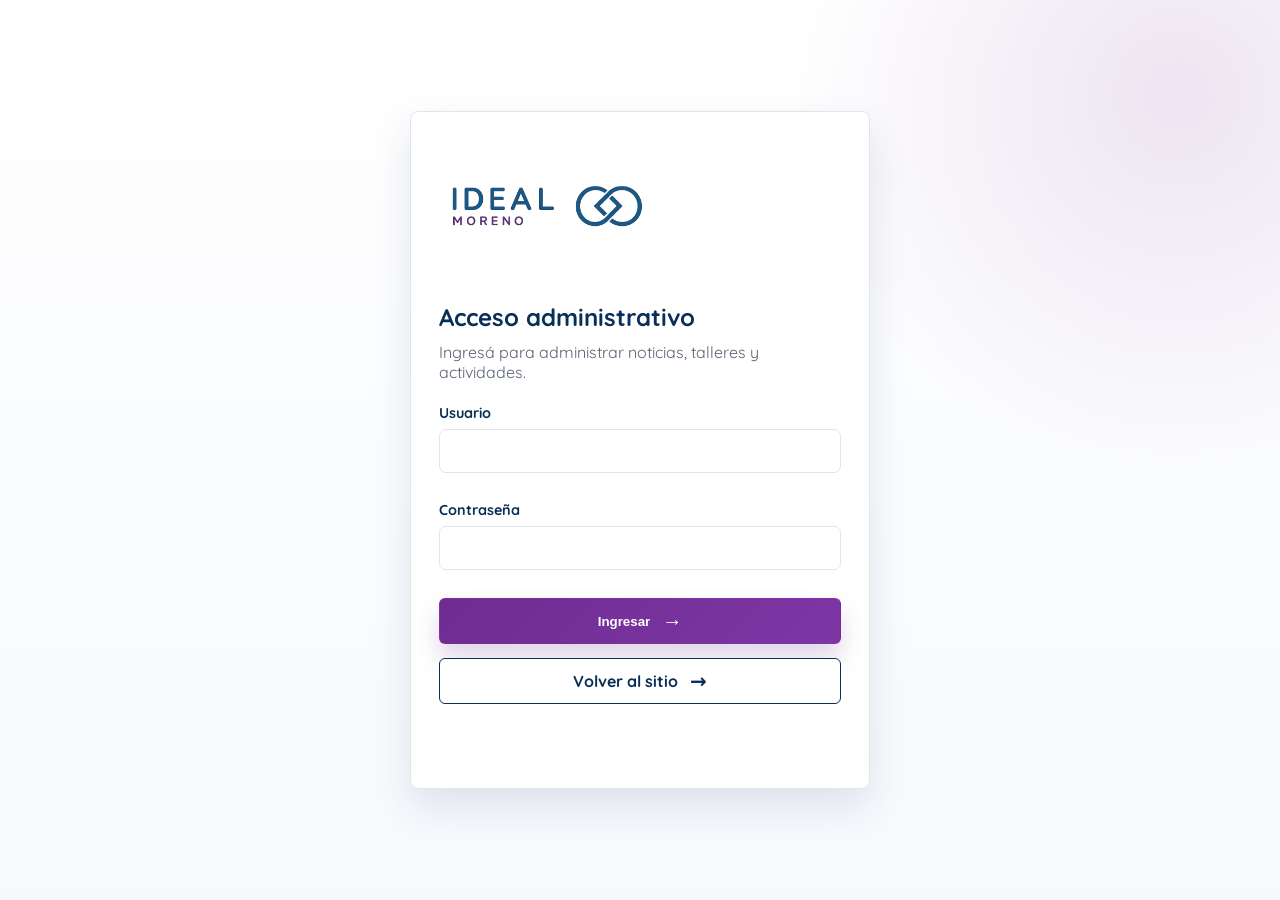
<file: admin (1).html>
<!doctype html>
<html lang="es">
  <head>
    <meta charset="utf-8" />
    <meta name="viewport" content="width=device-width, initial-scale=1" />
    <title>Administrar contenido | IDEAL Moreno</title>
    <link rel="stylesheet" href="data/styles.css" />
  </head>
  <body class="admin-body">
    <script>
      if (sessionStorage.getItem("ideal-moreno-auth") !== "true") {
        window.location.replace("data/login.html");
      }
    </script>
    <header class="site-header admin-header">
      <a class="brand" href="index.html">
        <img class="brand-logo" src="media/Logo_ideal_moreno.png" alt="IDEAL Moreno" />
        <span>
          <strong>IDEAL Moreno</strong>
          <small>Panel de contenido</small>
        </span>
      </a>
      <nav class="main-nav is-open">
        <a href="index.html">Volver al sitio</a>
      </nav>
    </header>

    <main class="admin-shell">
      <section class="admin-intro">
        <p class="eyebrow">Carga de contenido</p>
        <h1>Noticias, talleres y actividades</h1>
        <p>
          Gestioná publicaciones y talleres desde tarjetas simples. Los cambios se
          guardan en este navegador.
        </p>
      </section>

      <div class="admin-dashboard">
        <button class="admin-action-card is-active" type="button" data-admin-panel-target="noticias">
          <strong>Gestión de noticias</strong>
          <span>Crear posteos, cargar imagen, resumen y botón opcional.</span>
        </button>
        <button class="admin-action-card" type="button" data-admin-panel-target="talleres">
          <strong>Gestión de talleres</strong>
          <span>Administrar talleres, lugar, fecha y link de inscripción.</span>
        </button>
      </div>

      <section class="admin-panel">
        <div class="admin-toolbar">
          <button class="button button-primary" type="button" data-save>Guardar cambios</button>
        </div>

        <div class="editor-columns">
          <section id="gestion-noticias" class="admin-editor-section" data-admin-panel="noticias">
            <div class="admin-section-head">
              <div>
                <p class="eyebrow">Contenido</p>
                <h2>Noticias</h2>
              </div>
              <button class="button button-secondary" type="button" data-add-news>Agregar noticia</button>
            </div>
            <div class="editor-list" data-news-editor></div>
          </section>
          <section id="gestion-talleres" class="admin-editor-section" data-admin-panel="talleres" hidden>
            <div class="admin-section-head">
              <div>
                <p class="eyebrow">Actividades</p>
                <h2>Talleres</h2>
              </div>
              <button class="button button-secondary" type="button" data-add-workshop>Agregar taller</button>
            </div>
            <div class="editor-list" data-workshop-editor></div>
          </section>
        </div>
      </section>
    </main>

    <template id="news-template">
      <article class="editor-card">
        <div class="editor-card-head">
          <strong>Noticia</strong>
          <button type="button" data-remove>Eliminar</button>
        </div>
        <label>Título <input data-field="title" /></label>
        <label>Categoría <input data-field="category" /></label>
        <label>Fecha <input data-field="date" type="date" /></label>
        <label>Resumen <textarea data-field="summary" rows="4"></textarea></label>
        <label>Imagen URL o ruta <input data-field="image" /></label>
        <label>Subir imagen <input type="file" accept="image/*" data-image-file /></label>
        <label class="checkbox-label">
          <input data-field="useLink" type="checkbox" />
          Agregar botón con link
        </label>
        <label data-link-config>Texto del botón <input data-field="linkLabel" placeholder="Ver más" /></label>
        <label data-link-config>Link del botón <input data-field="link" /></label>
      </article>
    </template>

    <template id="workshop-template">
      <article class="editor-card">
        <div class="editor-card-head">
          <strong>Taller</strong>
          <button type="button" data-remove>Eliminar</button>
        </div>
        <label>Título <input data-field="title" /></label>
        <label>Fecha <input data-field="date" /></label>
        <label>Lugar <input data-field="place" /></label>
        <label>Descripción <textarea data-field="description" rows="4"></textarea></label>
        <label>Link de inscripción <input data-field="formUrl" /></label>
      </article>
    </template>

    <script src="data/app.js?v=1.0.2"></script>
<script src="data/admin.js?v=1.0.1"></script>
  </body>
</html>
</file>
<file: data/styles.css>
@import url('https://fonts.googleapis.com/css2?family=Quicksand:wght@300..700&display=swap');
:root {
  --blue-950: #082f57;
  --blue-900: #0b3767;
  --blue-800: #123f70;
  --blue-100: #eaf1fb;
  --purple-700: #6f2c91;
  --purple-600: #7e36a5;
  --purple-100: #f3e9f8;
  --magenta: #d83489;
  --ink: #11243c;
  --muted: #596274;
  --paper: #ffffff;
  --soft: #f7f9fd;
  --line: #dfe5ee;
  --shadow: 0 18px 40px rgba(8, 47, 87, 0.11);
  font-family:
    'Quicksand', system-ui, -apple-system, BlinkMacSystemFont, "Segoe UI", sans-serif;
}

* {
  box-sizing: border-box;
}

html {
  scroll-behavior: smooth;
}

body {
  display: flex;
  min-height: 100vh;
  flex-direction: column;
  margin: 0;
  color: var(--ink);
  background:
    radial-gradient(circle at 8% 12%, rgba(216, 52, 137, 0.14), transparent 26rem),
    radial-gradient(circle at 0% 78%, rgba(111, 44, 145, 0.08), transparent 24rem),
    linear-gradient(180deg, #ffffff 0%, #f9fbff 100%);
}

main {
  flex: 1;
}

a {
  color: inherit;
  text-decoration: none;
}

img {
  display: block;
  max-width: 100%;
}

.site-header {
  position: sticky;
  top: 0;
  z-index: 20;
  display: flex;
  min-height: 74px;
  align-items: center;
  justify-content: space-between;
  gap: 28px;
  padding: 12px clamp(22px, 4vw, 72px);
  color: var(--blue-950);
  background:
    linear-gradient(90deg, rgba(216, 52, 137, 0.16) 0%, rgba(243, 233, 248, 0.88) 34%, rgba(255, 255, 255, 0.98) 78%),
    rgba(255, 255, 255, 0.95);
  border-bottom: 1px solid rgba(17, 36, 60, 0.12);
  box-shadow: 0 10px 28px rgba(8, 47, 87, 0.06);
  backdrop-filter: blur(16px);
}

.brand {
  display: inline-flex;
  align-items: center;
  gap: 12px;
  min-width: 230px;
}

.brand-logo {
  width: 230px;
  height: 56px;
  object-fit: contain;
}

.brand span {
  display: none;
}

.main-nav {
  display: flex;
  align-items: center;
  gap: clamp(14px, 2.8vw, 40px);
  font-size: 0.94rem;
  font-weight: 800;
}

.main-nav a {
  position: relative;
  padding: 10px 0;
  color: var(--blue-950);
}

.nav-dropdown {
  position: relative;
  padding: 0;
}

.nav-dropdown-trigger {
  position: relative;
  display: block;
  padding: 10px 0;
  color: var(--blue-950);
  font-weight: 800;
}

.nav-dropdown-trigger::after {
  position: absolute;
  right: 0;
  bottom: 3px;
  left: 0;
  height: 3px;
  border-radius: 999px;
  background: var(--purple-700);
  content: "";
  opacity: 0;
  transform: scaleX(0.4);
  transition:
    opacity 180ms ease,
    transform 180ms ease;
}

.nav-dropdown:hover .nav-dropdown-trigger::after,
.nav-dropdown:focus-within .nav-dropdown-trigger::after,
.nav-dropdown-trigger.is-active::after {
  opacity: 1;
  transform: scaleX(1);
}

.nav-dropdown-menu {
  position: absolute;
  top: 100%;
  left: 50%;
  z-index: 40;
  display: grid;
  width: min(360px, calc(100vw - 36px));
  padding: 10px 0;
  border: 1px solid rgba(111, 44, 145, 0.18);
  border-radius: 8px;
  background: rgba(243, 233, 248, 0.96);
  box-shadow: var(--shadow);
  opacity: 0;
  pointer-events: none;
  transform: translate(-50%, 0);
  transition:
    opacity 160ms ease,
    transform 160ms ease;
}

.nav-dropdown:hover .nav-dropdown-menu,
.nav-dropdown:focus-within .nav-dropdown-menu {
  opacity: 1;
  pointer-events: auto;
  transform: translate(-50%, 0);
}

.nav-dropdown-menu a {
  display: block;
  padding: 10px 16px;
  color: var(--blue-950);
  font-weight: 650;
  text-decoration: none;
}

.nav-dropdown-menu a:hover {
  color: var(--purple-700);
  background: rgba(255, 255, 255, 0.55);
}

.main-nav a::after {
  position: absolute;
  right: 0;
  bottom: 3px;
  left: 0;
  height: 3px;
  border-radius: 999px;
  background: var(--purple-700);
  content: "";
  opacity: 0;
  transform: scaleX(0.4);
  transition:
    opacity 180ms ease,
    transform 180ms ease;
}

.main-nav a:hover::after,
.main-nav a:first-child::after {
  opacity: 1;
  transform: scaleX(1);
}

.nav-toggle {
  display: none;
  width: 44px;
  height: 44px;
  padding: 10px;
  border: 0;
  background: transparent;
}

.nav-toggle span {
  display: block;
  height: 2px;
  margin: 6px 0;
  background: var(--blue-950);
}

.hero {
  position: relative;
  display: grid;
  grid-template-columns: minmax(320px, 0.9fr) minmax(420px, 1.35fr);
  min-height: 420px;
  align-items: center;
  overflow: hidden;
  padding: clamp(36px, 6vw, 72px) clamp(22px, 5vw, 72px) 0;
  border-bottom: 1px solid rgba(17, 36, 60, 0.12);
}

.hero::before {
  position: absolute;
  right: 0;
  bottom: 0;
  width: 250px;
  height: 250px;
  border-radius: 55% 0 0 0;
  background: linear-gradient(135deg, var(--purple-700), var(--purple-600));
  content: "";
}

.hero::after {
  position: absolute;
  top: 22px;
  right: 28px;
  width: 120px;
  height: 120px;
  background-image: radial-gradient(var(--blue-800) 1.4px, transparent 1.4px);
  background-size: 15px 15px;
  content: "";
  opacity: 0.45;
}

.hero-content {
  position: relative;
  z-index: 2;
  max-width: 560px;
  padding-bottom: 42px;
}

.hero h1 {
  margin: 0 0 16px;
  color: var(--blue-950);
  font-size: clamp(3.1rem, 6.2vw, 5.7rem);
  line-height: 0.94;
  letter-spacing: 0;
}

.hero h1 span {
  display: block;
  color: var(--purple-700);
}

.hero p {
  max-width: 520px;
  margin: 0;
  color: #4e5667;
  font-size: clamp(1.16rem, 1.65vw, 1.6rem);
  line-height: 1.26;
}

.hero-actions {
  display: flex;
  flex-wrap: wrap;
  gap: 22px;
  margin-top: 30px;
}

.button {
  display: inline-flex;
  min-height: 46px;
  align-items: center;
  justify-content: center;
  gap: 12px;
  padding: 12px 24px;
  border: 1px solid transparent;
  border-radius: 6px;
  font-weight: 850;
  cursor: pointer;
  transition:
    transform 160ms ease,
    box-shadow 160ms ease;
}

.button:hover {
  transform: translateY(-1px);
}

.button::after {
  content: "→";
  font-size: 1.25rem;
  line-height: 1;
}

.button-primary {
  color: #fff;
  background: linear-gradient(135deg, var(--purple-700), var(--purple-600));
  box-shadow: 0 14px 24px rgba(111, 44, 145, 0.2);
}

.button-secondary,
.button-ghost {
  color: var(--blue-950);
  background: #fff;
  border-color: var(--blue-950);
}

.hero-visual {
  position: relative;
  z-index: 1;
  align-self: stretch;
  min-height: 355px;
}

.hero-photo {
  position: absolute;
  inset: 0 0 0 0;
  border-radius: 54% 0 0 0;
  background:
    linear-gradient(90deg, rgba(255, 255, 255, 0.1), rgba(8, 47, 87, 0.1)),
    url("https://images.unsplash.com/photo-1529156069898-49953e39b3ac?auto=format&fit=crop&w=1500&q=80")
      center / cover;
  box-shadow: inset 0 0 0 999px rgba(255, 255, 255, 0.05);
}

.section,
.newsletter {
  padding: clamp(30px, 4vw, 54px) clamp(22px, 5vw, 72px);
}

.section-heading {
  max-width: 1320px;
  margin: 0 auto 14px;
}

.section-heading.split {
  display: flex;
  align-items: end;
  justify-content: space-between;
  gap: 20px;
}

.section h2,
.newsletter h2,
.contact-card h2,
.admin-intro h1 {
  position: relative;
  margin: 0;
  color: var(--blue-950);
  font-size: clamp(1.35rem, 2vw, 2rem);
  line-height: 1.05;
  letter-spacing: 0;
}

.section-heading h2::after,
.contact-card h2::after {
  display: block;
  width: 48px;
  height: 3px;
  margin-top: 8px;
  border-radius: 999px;
  background: var(--purple-700);
  content: "";
}

.intro-section {
  padding-top: 24px;
}

.institute-layout {
  display: grid;
  grid-template-columns: minmax(0, 1.25fr) minmax(360px, 0.95fr);
  gap: 28px;
  max-width: 1320px;
  margin: 0 auto;
}

.mission-grid {
  display: grid;
  grid-template-columns: repeat(2, minmax(0, 1fr));
  gap: 18px;
}

.value-card,
.area-card,
.news-card,
.workshop-card,
.contact-card,
.admin-panel,
.editor-card {
  border: 1px solid var(--line);
  border-radius: 8px;
  background: rgba(255, 255, 255, 0.92);
  box-shadow: 0 8px 24px rgba(8, 47, 87, 0.05);
}

.value-card {
  display: grid;
  grid-template-columns: 82px 1fr;
  gap: 18px;
  min-height: 150px;
  padding: 24px;
}

.value-icon {
  display: grid;
  width: 66px;
  height: 66px;
  place-items: center;
  border-radius: 50%;
  color: #fff;
  background: radial-gradient(circle at 35% 25%, #9c58bc, var(--purple-700));
  font-size: 1.55rem;
  font-weight: 950;
}

.value-icon-blue {
  background: radial-gradient(circle at 35% 25%, #2b5d8a, var(--blue-950));
}

.value-card h3,
.area-card h3,
.news-card h3,
.workshop-card h3 {
  margin: 0 0 8px;
  color: var(--blue-950);
  font-size: 1.08rem;
  line-height: 1.15;
}

.value-card p,
.network-card p,
.area-card p,
.news-card p,
.workshop-card p,
.newsletter p {
  margin: 0;
  color: var(--muted);
  line-height: 1.45;
}

.network-card {
  grid-column: 1 / -1;
  overflow: hidden;
  border: 1px solid var(--line);
  border-radius: 8px;
  background: #fff;
  box-shadow: 0 8px 24px rgba(8, 47, 87, 0.05);
}

.network-card p {
  margin: 0;
}

.network-hero {
  min-height: 138px;
  display: grid;
  place-items: center;
  padding: 34px 22px;
  color: #fff;
  background:
    linear-gradient(90deg, rgba(8, 47, 87, 0.32), rgba(111, 44, 145, 0.22)),
    url("https://images.unsplash.com/photo-1497366754035-f200968a6e72?auto=format&fit=crop&w=1400&q=80")
      center / cover;
}

.network-hero h2 {
  margin: 0;
  color: #fff;
  font-size: clamp(2.2rem, 5vw, 4rem);
  line-height: 1;
  font-weight: 400;
  letter-spacing: 0.06em;
  text-transform: uppercase;
}

.network-body {
  display: grid;
  gap: clamp(28px, 4vw, 48px);
  max-width: 980px;
  margin: 0 auto;
  padding: clamp(28px, 5vw, 58px) clamp(20px, 4vw, 46px);
}

.network-intro {
  max-width: 760px;
  margin: 0 auto;
  color: #4c8cc0;
  font-size: 0.98rem;
  line-height: 1.55;
  text-align: center;
}

.network-content {
  display: grid;
  grid-template-columns: minmax(260px, 0.85fr) minmax(0, 1.15fr);
  gap: clamp(28px, 5vw, 60px);
  align-items: center;
}

.network-map {
  position: relative;
  width: min(520px, 100%);
  margin: 16px auto 0;
}

.network-map img {
  display: block;
  width: 100%;
  height: auto;
}

.network-hotspot {
  position: absolute;
  border-radius: 8px;
  cursor: pointer;
  transition: background-color 160ms ease;
}

.network-hotspot:hover,
.network-hotspot:focus-visible {
  background: transparent;
  outline: 0;
}

.network-hotspot-avellaneda {
  top: 2%;
  left: 36%;
  width: 28%;
  height: 9%;
}

.network-hotspot-matanza {
  top: 37%;
  left: 4%;
  width: 29%;
  height: 10%;
}

.network-hotspot-bahia {
  top: 37%;
  right: 4%;
  width: 31%;
  height: 10%;
}

.network-hotspot-lanus {
  right: 52%;
  bottom: 8%;
  width: 18%;
  height: 10%;
}

.network-hotspot-quilmes {
  bottom: 8%;
  left: 52%;
  width: 20%;
  height: 10%;
}

.network-hotspot-moreno {
  top: 30%;
  left: 37%;
  width: 26%;
  height: 36%;
  border-radius: 50%;
}

.network-copy {
  display: grid;
  gap: 18px;
  color: #4c8cc0;
  font-size: 0.95rem;
  line-height: 1.6;
}

.network-visit {
  display: grid;
  gap: 22px;
}

.network-visit p {
  color: #4c8cc0;
  font-size: 1.42rem;
  font-weight: 300;
}

.network-visit p::after {
  display: inline-grid;
  width: 18px;
  height: 18px;
  margin-left: 8px;
  place-items: center;
  border-radius: 50%;
  color: #fff;
  background: #4c8cc0;
  content: ">";
  font-size: 0.82rem;
  font-weight: 800;
  vertical-align: 0.1em;
}

.network-links {
  display: grid;
  grid-template-columns: repeat(5, minmax(0, 1fr));
  gap: 24px;
  align-items: end;
}

.network-links a {
  display: grid;
  justify-items: center;
  gap: 6px;
  color: #4c8cc0;
  text-align: center;
  transition:
    color 160ms ease,
    transform 160ms ease;
}

.network-links a:hover {
  color: var(--purple-700);
  transform: translateY(-2px);
}

.ideal-mark {
  position: relative;
  display: block;
  padding-top: 24px;
  font-size: clamp(1.55rem, 3vw, 2.15rem);
  font-weight: 400;
  letter-spacing: 0.22em;
  line-height: 1;
}

.ideal-mark::before,
.ideal-mark::after {
  position: absolute;
  top: 0;
  width: 30px;
  height: 22px;
  border: 3px solid currentColor;
  border-radius: 999px;
  content: "";
}

.ideal-mark::before {
  left: calc(50% - 34px);
  transform: rotate(-35deg);
}

.ideal-mark::after {
  right: calc(50% - 34px);
  transform: rotate(35deg);
}

.network-links small {
  color: var(--purple-700);
  font-size: 0.8rem;
  font-weight: 700;
  letter-spacing: 0.2em;
  text-transform: uppercase;
}

.text-link {
  color: var(--purple-700);
  font-weight: 850;
}

.text-link::after {
  margin-left: 10px;
  content: "→";
}

.area-grid,
.news-grid,
.workshop-list {
  display: grid;
  max-width: 1320px;
  margin: 0 auto;
  gap: 18px;
}

.area-grid {
  display: grid;
  grid-template-columns: 320px minmax(0, 1fr);
  gap: 24px;
  align-items: start;
  padding: 0 22px 18px;
  max-width: 1320px;
  margin: 0 auto;
}

.area-menu {
  position: sticky;
  top: 94px;
  align-self: start;
  padding: 24px;
  border: 1px solid var(--line);
  border-radius: 18px;
  background: rgba(255, 255, 255, 0.96);
  box-shadow: 0 18px 40px rgba(8, 47, 87, 0.06);
}

.area-menu h3 {
  margin: 0 0 18px;
  font-size: 1.15rem;
  color: var(--blue-950);
}

.area-menu-list {
  display: grid;
  gap: 10px;
}

.area-menu-item {
  width: 100%;
  text-align: left;
  padding: 16px 18px;
  border: 1px solid var(--line);
  border-radius: 12px;
  background: #fff;
  color: var(--blue-950);
  font-weight: 750;
  cursor: pointer;
  transition: border-color 180ms ease, background 180ms ease, transform 180ms ease;
}

.area-menu-item:hover,
.area-menu-item.is-active {
  border-color: var(--purple-700);
  background: rgba(126, 54, 165, 0.08);
  transform: translateX(1px);
}

.area-detail {
  display: grid;
  gap: 18px;
}

.area-detail-card {
  padding: 28px;
  border-radius: 18px;
  background: rgba(255, 255, 255, 0.98);
  border: 1px solid var(--line);
  box-shadow: 0 18px 40px rgba(8, 47, 87, 0.06);
}

.area-detail-card p {
  margin: 0;
  color: var(--muted);
  line-height: 1.8;
}

.area-intro-card {
  display: grid;
  gap: 16px;
}

.area-intro-card p {
  margin: 0;
  color: var(--muted);
  line-height: 1.8;
}

.area-detail-card h3 {
  margin: 0 0 16px;
  color: var(--blue-950);
  font-size: 1.45rem;
}

.area-detail-card p {
  margin: 0;
  color: var(--muted);
  line-height: 1.8;
}

.area-commission-list.standalone {
  cursor: pointer;
  display: grid;
  gap: 12px;
  padding: 22px;
  border: 1px solid var(--line);
  border-left: 6px solid transparent;
  border-radius: 14px;
  background: rgba(255, 255, 255, 0.95);
  transition: border-color 180ms ease, transform 180ms ease, box-shadow 180ms ease;
}

.area-card:hover,
.area-card.is-active {
  border-color: var(--purple-700);
  transform: translateY(-1px);
  box-shadow: 0 12px 28px rgba(8, 47, 87, 0.08);
}

.area-card-header {
  display: grid;
  grid-template-columns: 58px 1fr;
  gap: 16px;
  align-items: center;
}

.area-icon {
  display: grid;
  width: 58px;
  height: 58px;
  place-items: center;
  border-radius: 18px;
  color: var(--purple-700);
  background: rgba(216, 52, 137, 0.08);
  font-size: 1.2rem;
  font-weight: 900;
}

.area-card h3 {
  margin: 0;
  font-size: 1rem;
  color: var(--blue-950);
}

.area-card p {
  margin: 0;
  color: var(--muted);
  line-height: 1.6;
}

.area-dropdown {
  border: 1px solid var(--line);
  border-radius: 8px;
  background: rgba(255, 255, 255, 0.94);
  box-shadow: 0 8px 24px rgba(8, 47, 87, 0.05);
}

.area-dropdown summary {
  display: flex;
  min-height: 64px;
  align-items: center;
  justify-content: space-between;
  gap: 18px;
  padding: 18px 22px;
  color: var(--blue-950);
  font-weight: 900;
  cursor: pointer;
  list-style: none;
}

.area-dropdown summary::-webkit-details-marker {
  display: none;
}

.area-dropdown-icon {
  width: 12px;
  height: 12px;
  border-right: 3px solid var(--purple-700);
  border-bottom: 3px solid var(--purple-700);
  transform: rotate(45deg);
  transition: transform 180ms ease;
}

.area-dropdown[open] .area-dropdown-icon {
  transform: rotate(225deg);
}

.area-page-intro {
  display: grid;
  gap: 32px;
  padding: 0 22px 24px;
  max-width: 1480px;
  margin: 0 auto;
}

.area-intro-card {
  display: grid;
  grid-template-columns: 1fr;
  gap: 18px;
  min-height: auto;
  padding: 28px;
  border-radius: 8px;
  background: rgba(255, 255, 255, 0.92);
  box-shadow: 0 8px 24px rgba(8, 47, 87, 0.05);
  border: 1px solid var(--line);
}

.area-intro-card .value-icon {
  display: none;
}

.area-intro-card p {
  margin: 0;
  color: var(--muted);
  line-height: 1.8;
  font-size: 1rem;
}

.area-layout {
  display: grid;
  grid-template-columns: minmax(280px, 360px) minmax(0, 1fr);
  gap: 24px;
  align-items: start;
}

.area-menu {
  padding: 24px;
  border: 1px solid rgba(111, 44, 145, 0.12);
  border-radius: 18px;
  background: rgba(255, 255, 255, 0.95);
  box-shadow: 0 18px 40px rgba(8, 47, 87, 0.06);
  position: sticky;
  top: 100px;
}

.area-menu-list {
  display: grid;
  gap: 12px;
}

.area-menu-item {
  width: 100%;
  display: flex;
  align-items: center;
  justify-content: space-between;
  padding: 16px 18px;
  border: 1px solid var(--line);
  border-radius: 14px;
  background: #fff;
  color: var(--blue-950);
  font-weight: 800;
  cursor: pointer;
  transition: border-color 180ms ease, background 180ms ease, transform 180ms ease;
}

.area-menu-item:hover,
.area-menu-item.is-active {
  border-color: var(--purple-700);
  background: rgba(126, 54, 165, 0.08);
  transform: translateX(1px);
}

.area-menu-icon {
  display: inline-grid;
  width: 14px;
  height: 14px;
  align-items: center;
  justify-content: center;
  color: var(--purple-700);
}

.area-detail {
  display: grid;
  gap: 20px;
}

.area-detail-card {
  padding: 30px;
  border-radius: 24px;
  background: rgba(255, 255, 255, 0.96);
  border: 1px solid rgba(111, 44, 145, 0.12);
  box-shadow: 0 18px 40px rgba(8, 47, 87, 0.06);
}

.area-detail-card h3 {
  margin: 0 0 16px;
  color: var(--blue-950);
  font-size: 1.7rem;
}

.area-detail-card p {
  margin: 0;
  color: var(--muted);
  line-height: 1.8;
}

.area-commission summary {
  min-height: auto;
  padding: 22px 24px;
  display: flex;
  align-items: center;
  justify-content: space-between;
  gap: 18px;
  font-weight: 850;
  cursor: pointer;
  color: var(--blue-950);
}

.area-commission summary span:first-child {
  max-width: 92%;
}

.area-commission p {
  max-width: 980px;
  margin: 0 0 22px;
  padding: 0 22px 18px;
  color: var(--ink);
  line-height: 1.75;
}

.area-commission-icon {
  width: 10px;
  height: 10px;
  border-right: 2px solid var(--purple-700);
  border-bottom: 2px solid var(--purple-700);
  transform: rotate(45deg);
  transition: transform 180ms ease;
  flex: 0 0 auto;
}

.area-commission[open] .area-commission-icon {
  transform: rotate(225deg);
}

.area-commission-list.standalone {
  grid-template-columns: repeat(2, minmax(0, 1fr));
  max-width: 1320px;
  margin: 0 auto;
  padding: 0;
}

.area-commission-card {
  display: grid;
  gap: 12px;
  padding: 24px;
  border: 1px solid var(--line);
  border-left: 6px solid var(--purple-700);
  border-radius: 8px;
  background: rgba(255, 255, 255, 0.94);
  box-shadow: 0 8px 24px rgba(8, 47, 87, 0.05);
}

.area-commission-card h3 {
  margin: 0;
  color: var(--blue-950);
  font-size: 1.12rem;
}

.area-commission-card p {
  margin: 0;
  color: var(--muted);
  line-height: 1.55;
}

.area-card {
  display: grid;
  grid-template-columns: 58px 1fr;
  gap: 16px;
  min-height: 116px;
  align-items: center;
  padding: 20px 18px;
}

.area-icon {
  display: grid;
  width: 52px;
  height: 52px;
  place-items: center;
  border: 2px solid currentColor;
  border-radius: 18px;
  color: var(--purple-700);
  font-size: 1.35rem;
  font-weight: 950;
}

.area-card:nth-child(2n) .area-icon {
  color: var(--blue-950);
}

.area-card p {
  font-size: 0.85rem;
}

.news-contact-grid {
  display: grid;
  grid-template-columns: minmax(0, 1.5fr) minmax(340px, 0.9fr);
  gap: 30px;
  max-width: 1320px;
  margin: 0 auto;
}

.news-grid {
  grid-template-columns: repeat(3, minmax(0, 1fr));
}

.page-view[data-view="noticias"] .news-grid {
  grid-template-columns: repeat(2, minmax(0, 1fr));
}

.page-view[data-view="noticias"] .news-card {
  grid-template-columns: minmax(240px, 0.9fr) minmax(0, 1.1fr);
}

.page-view[data-view="noticias"] .news-card img {
  min-height: 260px;
}

.news-card {
  display: grid;
  grid-template-columns: 150px 1fr;
  overflow: hidden;
}

.news-card img {
  width: 100%;
  height: 100%;
  min-height: 176px;
  object-fit: cover;
  background: var(--blue-100);
}

.news-card div {
  display: grid;
  padding: 18px;
}

.card-meta {
  margin: 0 0 8px;
  color: var(--muted);
  font-size: 0.78rem;
  font-weight: 750;
}

.news-card p:not(.card-meta) {
  font-size: 0.9rem;
}

.news-card a {
  align-self: end;
  color: var(--purple-700);
  font-size: 0.84rem;
  font-weight: 850;
}

.news-card a::after {
  margin-left: 8px;
  content: "→";
}

.news-open-button {
  align-self: end;
  justify-self: start;
  border: 0;
  padding: 0;
  color: var(--purple-700);
  background: transparent;
  font: inherit;
  font-size: 0.84rem;
  font-weight: 850;
  cursor: pointer;
}

.news-open-button::after {
  margin-left: 8px;
  content: "→";
}

.contact-card {
  padding: 22px;
}

.contact-list {
  display: grid;
  gap: 13px;
  padding: 0;
  margin: 22px 0 20px;
  list-style: none;
}

.contact-list li {
  display: grid;
  grid-template-columns: 86px 1fr;
  gap: 10px;
  color: var(--blue-950);
  font-size: 0.95rem;
}

.contact-list strong {
  color: var(--purple-700);
}

.contact-list a {
  color: var(--blue-950);
  font-weight: 750;
  overflow-wrap: anywhere;
}

.contact-list a:hover {
  color: var(--purple-700);
}

.contact-form {
  display: grid;
  gap: 12px;
}

input,
textarea {
  width: 100%;
  border: 1px solid var(--line);
  border-radius: 7px;
  padding: 12px 14px;
  color: var(--ink);
  font: inherit;
  background: #fff;
}

textarea {
  resize: vertical;
}

.contact-form .button {
  width: 100%;
}

.form-note {
  min-height: 20px;
  margin: 0;
  color: var(--purple-700);
  font-size: 0.9rem;
  font-weight: 750;
}

.workshop-section {
  padding-top: 6px;
}

.workshop-list {
  grid-template-columns: repeat(2, minmax(0, 1fr));
}

.workshop-card {
  display: flex;
  align-items: center;
  justify-content: space-between;
  gap: 24px;
  padding: 22px;
  border-left: 6px solid var(--purple-700);
}

.workshop-card small {
  color: var(--blue-950);
  font-weight: 800;
}

.newsletter {
  display: flex;
  align-items: center;
  justify-content: space-between;
  gap: 28px;
  color: #fff;
  background: linear-gradient(135deg, var(--blue-950), var(--blue-800));
}

.newsletter h2,
.newsletter p {
  color: #fff;
}

.newsletter p {
  margin-top: 8px;
  opacity: 0.82;
}

.newsletter form {
  display: flex;
  width: min(500px, 100%);
  gap: 12px;
}

.site-footer {
  position: relative;
  display: flex;
  align-items: center;
  justify-content: space-between;
  gap: 28px;
  padding: 30px clamp(22px, 5vw, 72px) 48px;
  color: #fff;
  background:
    linear-gradient(90deg, rgba(8, 47, 87, 0.98), rgba(8, 47, 87, 0.94)),
    linear-gradient(135deg, var(--blue-950), var(--purple-700));
}

.site-footer::after {
  position: absolute;
  right: 0;
  bottom: 0;
  left: 0;
  height: 18px;
  background: linear-gradient(90deg, var(--blue-950), var(--purple-700), var(--magenta));
  content: "";
  pointer-events: none;
}

.footer-brand,
.social-links {
  display: flex;
  align-items: center;
  gap: 18px;
  flex-wrap: wrap;
}

.footer-logo {
  width: 210px;
  height: 54px;
  object-fit: contain;
  padding: 5px;
  border-radius: 4px;
  background: #fff;
}

.social-links a {
  color: rgba(255, 255, 255, 0.86);
  font-weight: 750;
}

.floating-contact {
  position: fixed;
  right: clamp(16px, 3vw, 30px);
  bottom: clamp(16px, 3vw, 30px);
  z-index: 30;
  display: grid;
  gap: 10px;
}

.floating-contact-link {
  display: grid;
  width: 54px;
  height: 54px;
  place-items: center;
  border-radius: 50%;
  color: #fff;
  font-size: 0.88rem;
  font-weight: 950;
  box-shadow: 0 14px 28px rgba(8, 47, 87, 0.22);
  transition:
    transform 160ms ease,
    box-shadow 160ms ease;
}

.floating-contact-link:hover {
  transform: translateY(-2px);
  box-shadow: 0 18px 34px rgba(8, 47, 87, 0.28);
}

.floating-contact-link svg {
  width: 32px;
  height: 32px;
  fill: currentColor;
}

.floating-contact-whatsapp {
  background: #25d366;
}

.floating-contact-email {
  background: linear-gradient(135deg, var(--blue-950), var(--purple-700));
}

label {
  display: grid;
  gap: 7px;
  margin-bottom: 14px;
  color: var(--blue-950);
  font-size: 0.9rem;
  font-weight: 800;
}

.admin-body {
  min-height: 100vh;
  background: var(--soft);
}

.admin-header {
  position: static;
}

.admin-header .main-nav {
  display: flex;
}

.admin-shell {
  width: min(1220px, calc(100% - 36px));
  margin: 44px auto 72px;
}

.admin-intro {
  margin-bottom: 26px;
}

.admin-intro p {
  max-width: 760px;
  color: var(--muted);
  line-height: 1.6;
}

.admin-panel {
  padding: 24px;
}

.admin-dashboard {
  display: grid;
  grid-template-columns: repeat(2, minmax(0, 1fr));
  gap: 18px;
  margin-bottom: 24px;
}

.admin-action-card {
  display: grid;
  gap: 8px;
  min-height: 132px;
  align-content: center;
  padding: 24px;
  border: 1px solid var(--line);
  border-radius: 8px;
  color: var(--blue-950);
  background: #fff;
  box-shadow: 0 8px 24px rgba(8, 47, 87, 0.06);
  text-align: left;
  font: inherit;
  cursor: pointer;
  transition:
    transform 160ms ease,
    box-shadow 160ms ease;
}

.admin-action-card:hover,
.admin-action-card.is-active {
  transform: translateY(-2px);
  box-shadow: 0 16px 34px rgba(8, 47, 87, 0.12);
}

.admin-action-card.is-active {
  border-color: rgba(111, 44, 145, 0.44);
  background: linear-gradient(135deg, #fff, var(--purple-100));
}

.admin-action-card strong {
  font-size: 1.35rem;
}

.admin-action-card span {
  color: var(--muted);
  line-height: 1.45;
}

.admin-toolbar {
  display: flex;
  flex-wrap: wrap;
  gap: 10px;
  margin-bottom: 24px;
}

.file-button input {
  display: none;
}

.editor-columns {
  display: grid;
  grid-template-columns: 1fr;
  gap: 22px;
}

.editor-columns h2 {
  margin: 0 0 14px;
  color: var(--blue-950);
}

.editor-list {
  display: grid;
  gap: 14px;
}

.editor-card {
  display: grid;
  grid-template-columns: repeat(2, minmax(0, 1fr));
  gap: 0 16px;
  padding: 22px;
  box-shadow: none;
  border-left: 6px solid var(--purple-700);
  background: #fff;
}

.editor-card-head {
  grid-column: 1 / -1;
  display: flex;
  align-items: center;
  justify-content: space-between;
  gap: 12px;
  margin-bottom: 14px;
  padding-bottom: 12px;
  border-bottom: 1px solid var(--line);
}

.editor-card-head strong {
  color: var(--blue-950);
  font-size: 1.05rem;
}

.editor-card label:has(textarea),
.editor-card .checkbox-label {
  grid-column: 1 / -1;
}

.checkbox-label {
  display: flex;
  align-items: center;
  gap: 10px;
}

.checkbox-label input {
  width: auto;
}

.admin-section-head {
  display: flex;
  align-items: end;
  justify-content: space-between;
  gap: 18px;
  margin-bottom: 16px;
}

.admin-section-head h2,
.admin-section-head .eyebrow {
  margin: 0;
}

.admin-editor-section {
  scroll-margin-top: 90px;
  padding: 20px;
  border: 1px solid rgba(111, 44, 145, 0.18);
  border-radius: 8px;
  background: linear-gradient(180deg, rgba(243, 233, 248, 0.5), #fff 160px);
}

.admin-editor-section[hidden] {
  display: none;
}

.editor-card-head button {
  border: 0;
  color: var(--purple-700);
  background: transparent;
  font-weight: 850;
  cursor: pointer;
}

code {
  padding: 2px 5px;
  border-radius: 4px;
  background: var(--purple-100);
}

@media (max-width: 1100px) {
  .main-nav {
    gap: 18px;
    font-size: 0.88rem;
  }

  .hero {
    grid-template-columns: 1fr;
    padding-top: 40px;
  }

  .hero-content {
    max-width: 720px;
  }

  .hero-visual {
    min-height: 330px;
  }

  .institute-layout,
  .news-contact-grid {
    grid-template-columns: 1fr;
  }

  .area-layout {
    grid-template-columns: 1fr;
  }

  .area-menu {
    position: relative;
    top: auto;
  }

  .area-menu-item {
    justify-content: space-between;
  }

  .news-grid {
    grid-template-columns: repeat(2, minmax(0, 1fr));
  }
}

@media (max-width: 860px) {
  .nav-toggle {
    display: block;
  }

  .main-nav {
    position: absolute;
    top: 74px;
    right: 18px;
    display: none;
    width: min(340px, calc(100vw - 36px));
    align-items: stretch;
    padding: 12px 18px;
    border: 1px solid var(--line);
    border-radius: 8px;
    background: #fff;
    box-shadow: var(--shadow);
    flex-direction: column;
  }

  .main-nav.is-open {
    display: flex;
  }

  .nav-dropdown {
    display: grid;
  }

  .nav-dropdown-trigger {
    width: 100%;
    text-align: left;
  }

  .nav-dropdown-menu {
    position: static;
    display: none;
    width: 100%;
    margin-top: 4px;
    box-shadow: none;
    opacity: 1;
    pointer-events: auto;
    transform: none;
  }

  .nav-dropdown:hover .nav-dropdown-menu,
  .nav-dropdown:focus-within .nav-dropdown-menu {
    display: grid;
    transform: none;
  }

  .mission-grid,
  .workshop-list,
  .editor-columns {
    grid-template-columns: 1fr;
  }

  .network-content {
    grid-template-columns: 1fr;
  }

  .network-links {
    grid-template-columns: repeat(3, minmax(0, 1fr));
  }

  .site-footer,
  .newsletter {
    align-items: stretch;
    flex-direction: column;
  }
}

@media (max-width: 640px) {
  .site-header {
    min-height: 68px;
    padding-inline: 16px;
  }

  .brand {
    min-width: 0;
  }

  .brand-logo {
    width: 155px;
  }

  .main-nav {
    top: 68px;
    right: 14px;
  }

  .hero {
    padding-inline: 18px;
  }

  .hero::before {
    width: 150px;
    height: 150px;
  }

  .hero-photo {
    border-radius: 38% 0 0 0;
  }

  .section,
  .newsletter {
    padding-inline: 18px;
  }

  .area-grid,
  .news-grid {
    grid-template-columns: 1fr;
  }

  .news-card,
  .value-card {
    grid-template-columns: 1fr;
  }

  .network-hero {
    min-height: 112px;
  }

  .network-links {
    grid-template-columns: repeat(2, minmax(0, 1fr));
    gap: 18px 12px;
  }

  .news-card img {
    height: 190px;
  }

  .section-heading.split,
  .workshop-card,
  .newsletter form {
    align-items: stretch;
    flex-direction: column;
  }
}

.page-view[hidden] {
  display: none;
}

.home-hero {
  position: relative;
  display: grid;
  min-height: min(620px, calc(100vh - 74px));
  align-items: end;
  overflow: hidden;
  border-bottom: 1px solid rgba(17, 36, 60, 0.12);
}

.home-hero-media {
  position: absolute;
  inset: 0;
}

.home-hero-media img {
  width: 100%;
  height: 100%;
  object-fit: cover;
}

.home-hero::after {
  position: absolute;
  inset: 0;
  background:
    linear-gradient(90deg, rgba(8, 47, 87, 0.78), rgba(8, 47, 87, 0.28) 48%, rgba(111, 44, 145, 0.24)),
    linear-gradient(0deg, rgba(8, 47, 87, 0.5), transparent 52%);
  content: "";
}

.home-hero-content {
  position: relative;
  z-index: 1;
  width: min(760px, calc(100% - 44px));
  margin: 0 clamp(22px, 6vw, 86px) clamp(34px, 7vw, 82px);
  color: #fff;
}

.home-hero-content .eyebrow {
  margin: 0 0 12px;
  color: rgba(255, 255, 255, 0.86);
  font-weight: 900;
  letter-spacing: 0.08em;
  text-transform: uppercase;
}

.home-hero-content h1 {
  margin: 0 0 16px;
  color: #fff;
  font-size: clamp(3.2rem, 7vw, 6.6rem);
  line-height: 0.94;
}

.home-hero-content p:not(.eyebrow) {
  max-width: 680px;
  margin: 0;
  color: rgba(255, 255, 255, 0.9);
  font-size: clamp(1.08rem, 1.7vw, 1.42rem);
  line-height: 1.42;
}

.home-hero-content .button-secondary {
  color: #fff;
  background: rgba(255, 255, 255, 0.12);
  border-color: rgba(255, 255, 255, 0.74);
  backdrop-filter: blur(10px);
}

.main-nav a:first-child:not(.is-active)::after {
  opacity: 0;
  transform: scaleX(0.4);
}

.main-nav a:first-child:not(.is-active):hover::after,
.main-nav a.is-active::after {
  opacity: 1;
  transform: scaleX(1);
}

.main-nav a.is-active {
  color: var(--purple-700);
}

.hero-compact {
  min-height: 360px;
}

.institute-layout-full {
  grid-template-columns: 1fr;
}

.institution-card,
.social-card,
.map-card,
.directions-card {
  border: 1px solid var(--line);
  border-radius: 8px;
  background: rgba(255, 255, 255, 0.92);
  box-shadow: 0 8px 24px rgba(8, 47, 87, 0.05);
  padding: 24px;
}

.institution-card {
  display: grid;
  gap: 14px;
}

.institution-card h2,
.social-card h2,
.map-card h2,
.directions-card h2 {
  margin: 0;
  color: var(--blue-950);
}

.institution-card p {
  margin: 0;
  color: var(--muted);
  line-height: 1.55;
}

.home-grid,
.contact-page-grid {
  display: grid;
  grid-template-columns: minmax(0, 1fr) minmax(340px, 0.8fr);
  gap: 28px;
  max-width: 1320px;
  margin: 0 auto;
}

.home-news-heading,
.home-news-grid {
  max-width: 1320px;
}

.home-news-grid {
  grid-template-columns: repeat(2, minmax(0, 1fr));
}

.home-news-grid .news-card:first-child {
  grid-column: 1 / -1;
  grid-template-columns: minmax(320px, 0.95fr) minmax(0, 1.05fr);
}

.home-news-grid .news-card:first-child img {
  min-height: 320px;
}

.contact-strip-section {
  padding-top: 0;
}

.contact-strip {
  display: flex;
  max-width: 1320px;
  min-height: 76px;
  align-items: center;
  justify-content: space-between;
  gap: 18px;
  margin: 0 auto;
  padding: 18px 24px;
  border-radius: 8px;
  color: #fff;
  background: linear-gradient(135deg, var(--blue-950), var(--purple-700));
  box-shadow: 0 16px 30px rgba(8, 47, 87, 0.14);
}

.contact-strip strong {
  font-size: 1.15rem;
}

.contact-strip span::after {
  margin-left: 10px;
  content: "→";
  font-weight: 900;
}

.home-social-section {
  padding-top: 0;
}

.home-social-wrap {
  max-width: 1320px;
  margin: 0 auto;
}

.home-social-card {
  max-width: 760px;
}

.principle-grid {
  display: grid;
  grid-template-columns: repeat(4, minmax(0, 1fr));
  gap: 10px;
  margin-top: 8px;
}

.principle-grid span {
  display: grid;
  min-height: 54px;
  place-items: center;
  border: 1px solid var(--line);
  border-radius: 8px;
  color: var(--blue-950);
  background: var(--blue-100);
  font-weight: 850;
  text-align: center;
}

.news-modal[hidden] {
  display: none;
}

.news-modal {
  position: fixed;
  inset: 0;
  z-index: 80;
  display: grid;
  place-items: center;
  padding: clamp(18px, 4vw, 48px);
}

.news-modal-backdrop {
  position: absolute;
  inset: 0;
  background: rgba(8, 47, 87, 0.36);
  backdrop-filter: blur(8px);
}

.news-modal-card {
  position: relative;
  z-index: 1;
  display: grid;
  grid-template-columns: minmax(260px, 0.85fr) minmax(0, 1fr);
  overflow: hidden;
  width: min(1080px, 100%);
  max-height: min(760px, calc(100vh - 44px));
  border: 1px solid var(--line);
  border-radius: 8px;
  background: #fff;
  box-shadow: 0 24px 80px rgba(8, 47, 87, 0.28);
}

.news-modal-card img {
  width: 100%;
  height: 100%;
  min-height: 360px;
  object-fit: cover;
}

.news-modal-card > div {
  display: grid;
  align-content: center;
  gap: 16px;
  padding: clamp(24px, 4vw, 44px);
}

.news-modal-card h2 {
  margin: 0;
  color: var(--blue-950);
  font-size: clamp(1.7rem, 3vw, 2.6rem);
  line-height: 1.05;
}

.news-modal-card p:not(.card-meta) {
  margin: 0;
  color: var(--muted);
  font-size: 1.05rem;
  line-height: 1.6;
}

.news-modal-close {
  position: absolute;
  top: 12px;
  right: 12px;
  z-index: 2;
  display: grid;
  width: 38px;
  height: 38px;
  place-items: center;
  border: 0;
  border-radius: 50%;
  color: var(--blue-950);
  background: #fff;
  box-shadow: 0 8px 20px rgba(8, 47, 87, 0.16);
  font-size: 1.5rem;
  cursor: pointer;
}

.home-contact .button {
  width: 100%;
}

.social-access {
  display: grid;
  gap: 12px;
  margin-top: 18px;
}

.social-access.compact {
  grid-template-columns: repeat(3, minmax(0, 1fr));
  margin: 0 0 18px;
}

.social-access a {
  display: grid;
  grid-template-columns: 44px 1fr;
  gap: 12px;
  align-items: center;
  min-height: 62px;
  padding: 12px;
  border: 1px solid var(--line);
  border-radius: 8px;
  background: #fff;
  color: var(--blue-950);
  transition:
    transform 160ms ease,
    box-shadow 160ms ease;
}

.social-access.compact a {
  grid-template-columns: 1fr;
  justify-items: center;
  text-align: center;
}

.social-access a:hover {
  transform: translateY(-1px);
  box-shadow: 0 12px 24px rgba(8, 47, 87, 0.08);
}

.social-access a img {
  width: 40px;
  height: 40px;
  object-fit: contain;
  border-radius: 50%;
}

.social-access.compact a img {
  width: 44px;
  height: 44px;
}

.social-access small {
  color: var(--muted);
}

.social-icon {
  display: grid;
  width: 44px;
  height: 44px;
  place-items: center;
  border-radius: 50%;
  color: #fff;
  font-weight: 950;
}

.social-icon-instagram {
  background:
    radial-gradient(circle at 30% 100%, #feda75 0 24%, transparent 25%),
    radial-gradient(circle at 30% 100%, #fa7e1e 0 38%, transparent 39%),
    linear-gradient(135deg, #833ab4, #fd1d1d, #fcb045);
}

.social-icon-instagram::before {
  width: 18px;
  height: 18px;
  border: 3px solid #fff;
  border-radius: 7px;
  content: "";
}

.social-icon-facebook {
  background: #1877f2;
  font-family: Arial, sans-serif;
  font-size: 1.7rem;
}

.social-icon-whatsapp {
  background: #25d366;
}

.social-icon-whatsapp::before {
  width: 22px;
  height: 22px;
  border: 3px solid #fff;
  border-radius: 50%;
  content: "";
}

.network-logo-grid {
  display: grid;
  grid-template-columns: repeat(6, minmax(0, 1fr));
  gap: clamp(14px, 2.4vw, 28px);
  align-items: center;
  justify-items: center;
  justify-content: center;
}

.network-logo-grid a {
  display: grid;
  min-height: 112px;
  place-items: center;
  padding: 14px;
  border: 1px solid var(--line);
  border-radius: 8px;
  background: #fff;
  box-shadow: 0 8px 20px rgba(8, 47, 87, 0.05);
  transition:
    transform 160ms ease,
    box-shadow 160ms ease;
}

.network-logo-grid a:hover {
  transform: translateY(-2px);
  box-shadow: 0 14px 28px rgba(8, 47, 87, 0.11);
}

.network-logo-grid img {
  width: auto;
  max-width: 100%;
  height: 86px;
  object-fit: contain;
}

.map-card {
  display: grid;
  gap: 18px;
}

.map-frame {
  overflow: hidden;
  min-height: 340px;
  border: 1px solid var(--line);
  border-radius: 8px;
}

.map-frame iframe {
  display: block;
  width: 100%;
  height: 100%;
  min-height: 340px;
  border: 0;
}

.directions-card {
  grid-column: 1 / -1;
}

.transport-grid {
  display: grid;
  grid-template-columns: 1.3fr 0.7fr;
  gap: 20px;
  margin-top: 16px;
}

.transport-grid h3 {
  margin: 0 0 12px;
  color: var(--purple-700);
}

.transport-grid ul {
  display: grid;
  gap: 10px;
  padding: 0;
  margin: 0;
  list-style: none;
}

.transport-grid li {
  display: grid;
  gap: 4px;
  padding: 12px;
  border: 1px solid var(--line);
  border-radius: 8px;
  background: #fff;
}

.transport-grid span {
  color: var(--muted);
}

.subheading {
  margin-top: 34px;
}

.floating-contact {
  position: fixed;
  right: clamp(16px, 3vw, 30px);
  bottom: clamp(16px, 3vw, 30px);
  z-index: 30;
  display: inline-flex;
  align-items: center;
  justify-content: center;
  width: 58px;
  height: 58px;
  border-radius: 50%;
  color: #fff;
  background: #25d366;
  border: none;
  box-shadow: 0 14px 28px rgba(8, 47, 87, 0.22);
  transition:
    transform 160ms ease,
    box-shadow 160ms ease;
}

.floating-contact i {
  font-size: 1.8rem;
  line-height: 1;
}

.floating-contact:hover {
  transform: translateY(-2px);
  box-shadow: 0 18px 34px rgba(8, 47, 87, 0.28);
}

.floating-contact img {
  width: 28px;
  height: 28px;
  object-fit: contain;
}

.floating-contact-email {
  display: none;
}

.footer-login-link {
  display: grid;
  width: 34px;
  height: 34px;
  place-items: center;
  border: 1px solid rgba(255, 255, 255, 0.35);
  border-radius: 50%;
}

.lock-icon {
  position: relative;
  display: block;
  width: 13px;
  height: 10px;
  border-radius: 2px;
  background: currentColor;
}

.lock-icon::before {
  position: absolute;
  right: 2px;
  bottom: 8px;
  left: 2px;
  height: 10px;
  border: 2px solid currentColor;
  border-bottom: 0;
  border-radius: 999px 999px 0 0;
  content: "";
}

.login-shell {
  display: grid;
  min-height: 100vh;
  place-items: center;
  padding: 28px;
  background:
    radial-gradient(circle at 92% 10%, rgba(111, 44, 145, 0.12), transparent 24rem),
    linear-gradient(180deg, #fff, #f7f9fd);
}

.login-card {
  width: min(460px, 100%);
  border: 1px solid var(--line);
  border-radius: 8px;
  background: #fff;
  box-shadow: var(--shadow);
  padding: 28px;
}

.login-card img {
  width: 210px;
  margin-bottom: 22px;
}

.login-card h1 {
  margin: 0 0 10px;
  color: var(--blue-950);
}

.login-card p {
  margin: 0 0 22px;
  color: var(--muted);
}

.login-form {
  display: grid;
  gap: 14px;
}

.login-error {
  min-height: 20px;
  margin: 0;
  color: var(--magenta);
  font-weight: 800;
}

@media (max-width: 860px) {
  .home-grid,
  .contact-page-grid,
  .transport-grid {
    grid-template-columns: 1fr;
  }

  .network-logo-grid {
    grid-template-columns: repeat(3, minmax(0, 1fr));
  }

  .home-news-grid,
  .home-news-grid .news-card:first-child,
  .page-view[data-view="noticias"] .news-grid,
  .page-view[data-view="noticias"] .news-card,
  .news-modal-card,
  .principle-grid {
    grid-template-columns: 1fr;
  }

  .home-news-grid .news-card:first-child {
    grid-column: auto;
  }

  .contact-strip {
    align-items: flex-start;
    flex-direction: column;
  }
}

@media (max-width: 640px) {
  .social-access.compact,
  .network-logo-grid,
  .admin-dashboard,
  .editor-card,
  .area-commission-list.standalone {
    grid-template-columns: 1fr;
  }

  .network-content {
    gap: 18px;
  }

  .brand-logo {
    width: 175px;
    height: 46px;
  }

  .news-modal-card img {
    min-height: 220px;
    max-height: 260px;
  }
}
</file>
<file: styles.css>
@import url('https://fonts.googleapis.com/css2?family=Quicksand:wght@300..700&display=swap');
:root {
  --blue-950: #082f57;
  --blue-900: #0b3767;
  --blue-800: #123f70;
  --blue-100: #eaf1fb;
  --purple-700: #6f2c91;
  --purple-600: #7e36a5;
  --purple-100: #f3e9f8;
  --magenta: #d83489;
  --ink: #11243c;
  --muted: #596274;
  --paper: #ffffff;
  --soft: #f7f9fd;
  --line: #dfe5ee;
  --shadow: 0 18px 40px rgba(8, 47, 87, 0.11);
  font-family:
    'Quicksand', system-ui, -apple-system, BlinkMacSystemFont, "Segoe UI", sans-serif;
}

* {
  box-sizing: border-box;
}

html {
  scroll-behavior: smooth;
}

body {
  display: flex;
  min-height: 100vh;
  flex-direction: column;
  margin: 0;
  color: var(--ink);
  background:
    radial-gradient(circle at 8% 12%, rgba(216, 52, 137, 0.14), transparent 26rem),
    radial-gradient(circle at 0% 78%, rgba(111, 44, 145, 0.08), transparent 24rem),
    linear-gradient(180deg, #ffffff 0%, #f9fbff 100%);
}

main {
  flex: 1;
}

a {
  color: inherit;
  text-decoration: none;
}

img {
  display: block;
  max-width: 100%;
}

.site-header {
  position: sticky;
  top: 0;
  z-index: 20;
  display: flex;
  min-height: 74px;
  align-items: center;
  justify-content: space-between;
  gap: 28px;
  padding: 12px clamp(22px, 4vw, 72px);
  color: var(--blue-950);
  background:
    linear-gradient(90deg, rgba(216, 52, 137, 0.16) 0%, rgba(243, 233, 248, 0.88) 34%, rgba(255, 255, 255, 0.98) 78%),
    rgba(255, 255, 255, 0.95);
  border-bottom: 1px solid rgba(17, 36, 60, 0.12);
  box-shadow: 0 10px 28px rgba(8, 47, 87, 0.06);
  backdrop-filter: blur(16px);
}

.brand {
  display: inline-flex;
  align-items: center;
  gap: 12px;
  min-width: 230px;
}

.brand-logo {
  width: 230px;
  height: 56px;
  object-fit: contain;
}

.brand span {
  display: none;
}

.main-nav {
  display: flex;
  align-items: center;
  gap: clamp(14px, 2.8vw, 40px);
  font-size: 0.94rem;
  font-weight: 800;
}

.main-nav a {
  position: relative;
  padding: 10px 0;
  color: var(--blue-950);
}

.nav-dropdown {
  position: relative;
  padding: 0;
}

.nav-dropdown-trigger {
  position: relative;
  display: block;
  padding: 10px 0;
  color: var(--blue-950);
  font-weight: 800;
}

.nav-dropdown-trigger::after {
  position: absolute;
  right: 0;
  bottom: 3px;
  left: 0;
  height: 3px;
  border-radius: 999px;
  background: var(--purple-700);
  content: "";
  opacity: 0;
  transform: scaleX(0.4);
  transition:
    opacity 180ms ease,
    transform 180ms ease;
}

.nav-dropdown:hover .nav-dropdown-trigger::after,
.nav-dropdown:focus-within .nav-dropdown-trigger::after,
.nav-dropdown-trigger.is-active::after {
  opacity: 1;
  transform: scaleX(1);
}

.nav-dropdown-menu {
  position: absolute;
  top: 100%;
  left: 50%;
  z-index: 40;
  display: grid;
  width: min(360px, calc(100vw - 36px));
  padding: 10px 0;
  border: 1px solid rgba(111, 44, 145, 0.18);
  border-radius: 8px;
  background: rgba(243, 233, 248, 0.96);
  box-shadow: var(--shadow);
  opacity: 0;
  pointer-events: none;
  transform: translate(-50%, 0);
  transition:
    opacity 160ms ease,
    transform 160ms ease;
}

.nav-dropdown:hover .nav-dropdown-menu,
.nav-dropdown:focus-within .nav-dropdown-menu {
  opacity: 1;
  pointer-events: auto;
  transform: translate(-50%, 0);
}

.nav-dropdown-menu a {
  display: block;
  padding: 10px 16px;
  color: var(--blue-950);
  font-weight: 650;
  text-decoration: none;
}

.nav-dropdown-menu a:hover {
  color: var(--purple-700);
  background: rgba(255, 255, 255, 0.55);
}

.main-nav a::after {
  position: absolute;
  right: 0;
  bottom: 3px;
  left: 0;
  height: 3px;
  border-radius: 999px;
  background: var(--purple-700);
  content: "";
  opacity: 0;
  transform: scaleX(0.4);
  transition:
    opacity 180ms ease,
    transform 180ms ease;
}

.main-nav a:hover::after,
.main-nav a:first-child::after {
  opacity: 1;
  transform: scaleX(1);
}

.nav-toggle {
  display: none;
  width: 44px;
  height: 44px;
  padding: 10px;
  border: 0;
  background: transparent;
}

.nav-toggle span {
  display: block;
  height: 2px;
  margin: 6px 0;
  background: var(--blue-950);
}

.hero {
  position: relative;
  display: grid;
  grid-template-columns: minmax(320px, 0.9fr) minmax(420px, 1.35fr);
  min-height: 420px;
  align-items: center;
  overflow: hidden;
  padding: clamp(36px, 6vw, 72px) clamp(22px, 5vw, 72px) 0;
  border-bottom: 1px solid rgba(17, 36, 60, 0.12);
}

.hero::before {
  position: absolute;
  right: 0;
  bottom: 0;
  width: 250px;
  height: 250px;
  border-radius: 55% 0 0 0;
  background: linear-gradient(135deg, var(--purple-700), var(--purple-600));
  content: "";
}

.hero::after {
  position: absolute;
  top: 22px;
  right: 28px;
  width: 120px;
  height: 120px;
  background-image: radial-gradient(var(--blue-800) 1.4px, transparent 1.4px);
  background-size: 15px 15px;
  content: "";
  opacity: 0.45;
}

.hero-content {
  position: relative;
  z-index: 2;
  max-width: 560px;
  padding-bottom: 42px;
}

.hero h1 {
  margin: 0 0 16px;
  color: var(--blue-950);
  font-size: clamp(3.1rem, 6.2vw, 5.7rem);
  line-height: 0.94;
  letter-spacing: 0;
}

.hero h1 span {
  display: block;
  color: var(--purple-700);
}

.hero p {
  max-width: 520px;
  margin: 0;
  color: #4e5667;
  font-size: clamp(1.16rem, 1.65vw, 1.6rem);
  line-height: 1.26;
}

.hero-actions {
  display: flex;
  flex-wrap: wrap;
  gap: 22px;
  margin-top: 30px;
}

.button {
  display: inline-flex;
  min-height: 46px;
  align-items: center;
  justify-content: center;
  gap: 12px;
  padding: 12px 24px;
  border: 1px solid transparent;
  border-radius: 6px;
  font-weight: 850;
  cursor: pointer;
  transition:
    transform 160ms ease,
    box-shadow 160ms ease;
}

.button:hover {
  transform: translateY(-1px);
}

.button::after {
  content: "→";
  font-size: 1.25rem;
  line-height: 1;
}

.button-primary {
  color: #fff;
  background: linear-gradient(135deg, var(--purple-700), var(--purple-600));
  box-shadow: 0 14px 24px rgba(111, 44, 145, 0.2);
}

.button-secondary,
.button-ghost {
  color: var(--blue-950);
  background: #fff;
  border-color: var(--blue-950);
}

.hero-visual {
  position: relative;
  z-index: 1;
  align-self: stretch;
  min-height: 355px;
}

.hero-photo {
  position: absolute;
  inset: 0 0 0 0;
  border-radius: 54% 0 0 0;
  background:
    linear-gradient(90deg, rgba(255, 255, 255, 0.1), rgba(8, 47, 87, 0.1)),
    url("https://images.unsplash.com/photo-1529156069898-49953e39b3ac?auto=format&fit=crop&w=1500&q=80")
      center / cover;
  box-shadow: inset 0 0 0 999px rgba(255, 255, 255, 0.05);
}

.section,
.newsletter {
  padding: clamp(30px, 4vw, 54px) clamp(22px, 5vw, 72px);
}

.section-heading {
  max-width: 1320px;
  margin: 0 auto 14px;
}

.section-heading.split {
  display: flex;
  align-items: end;
  justify-content: space-between;
  gap: 20px;
}

.section h2,
.newsletter h2,
.contact-card h2,
.admin-intro h1 {
  position: relative;
  margin: 0;
  color: var(--blue-950);
  font-size: clamp(1.35rem, 2vw, 2rem);
  line-height: 1.05;
  letter-spacing: 0;
}

.section-heading h2::after,
.contact-card h2::after {
  display: block;
  width: 48px;
  height: 3px;
  margin-top: 8px;
  border-radius: 999px;
  background: var(--purple-700);
  content: "";
}

.intro-section {
  padding-top: 24px;
}

.institute-layout {
  display: grid;
  grid-template-columns: minmax(0, 1.25fr) minmax(360px, 0.95fr);
  gap: 28px;
  max-width: 1320px;
  margin: 0 auto;
}

.mission-grid {
  display: grid;
  grid-template-columns: repeat(2, minmax(0, 1fr));
  gap: 18px;
}

.value-card,
.area-card,
.news-card,
.workshop-card,
.contact-card,
.admin-panel,
.editor-card {
  border: 1px solid var(--line);
  border-radius: 8px;
  background: rgba(255, 255, 255, 0.92);
  box-shadow: 0 8px 24px rgba(8, 47, 87, 0.05);
}

.value-card {
  display: grid;
  grid-template-columns: 82px 1fr;
  gap: 18px;
  min-height: 150px;
  padding: 24px;
}

.value-icon {
  display: grid;
  width: 66px;
  height: 66px;
  place-items: center;
  border-radius: 50%;
  color: #fff;
  background: radial-gradient(circle at 35% 25%, #9c58bc, var(--purple-700));
  font-size: 1.55rem;
  font-weight: 950;
}

.value-icon-blue {
  background: radial-gradient(circle at 35% 25%, #2b5d8a, var(--blue-950));
}

.value-card h3,
.area-card h3,
.news-card h3,
.workshop-card h3 {
  margin: 0 0 8px;
  color: var(--blue-950);
  font-size: 1.08rem;
  line-height: 1.15;
}

.value-card p,
.network-card p,
.area-card p,
.news-card p,
.workshop-card p,
.newsletter p {
  margin: 0;
  color: var(--muted);
  line-height: 1.45;
}

.network-card {
  grid-column: 1 / -1;
  overflow: hidden;
  border: 1px solid var(--line);
  border-radius: 8px;
  background: #fff;
  box-shadow: 0 8px 24px rgba(8, 47, 87, 0.05);
}

.network-card p {
  margin: 0;
}

.network-hero {
  min-height: 138px;
  display: grid;
  place-items: center;
  padding: 34px 22px;
  color: #fff;
  background:
    linear-gradient(90deg, rgba(8, 47, 87, 0.32), rgba(111, 44, 145, 0.22)),
    url("https://images.unsplash.com/photo-1497366754035-f200968a6e72?auto=format&fit=crop&w=1400&q=80")
      center / cover;
}

.network-hero h2 {
  margin: 0;
  color: #fff;
  font-size: clamp(2.2rem, 5vw, 4rem);
  line-height: 1;
  font-weight: 400;
  letter-spacing: 0.06em;
  text-transform: uppercase;
}

.network-body {
  display: grid;
  gap: clamp(28px, 4vw, 48px);
  max-width: 980px;
  margin: 0 auto;
  padding: clamp(28px, 5vw, 58px) clamp(20px, 4vw, 46px);
}

.network-intro {
  max-width: 760px;
  margin: 0 auto;
  color: #4c8cc0;
  font-size: 0.98rem;
  line-height: 1.55;
  text-align: center;
}

.network-content {
  display: grid;
  grid-template-columns: minmax(260px, 0.85fr) minmax(0, 1.15fr);
  gap: clamp(28px, 5vw, 60px);
  align-items: center;
}

.network-map {
  position: relative;
  width: min(520px, 100%);
  margin: 16px auto 0;
}

.network-map img {
  display: block;
  width: 100%;
  height: auto;
}

.network-hotspot {
  position: absolute;
  border-radius: 8px;
  cursor: pointer;
  transition: background-color 160ms ease;
}

.network-hotspot:hover,
.network-hotspot:focus-visible {
  background: transparent;
  outline: 0;
}

.network-hotspot-avellaneda {
  top: 2%;
  left: 36%;
  width: 28%;
  height: 9%;
}

.network-hotspot-matanza {
  top: 37%;
  left: 4%;
  width: 29%;
  height: 10%;
}

.network-hotspot-bahia {
  top: 37%;
  right: 4%;
  width: 31%;
  height: 10%;
}

.network-hotspot-lanus {
  right: 52%;
  bottom: 8%;
  width: 18%;
  height: 10%;
}

.network-hotspot-quilmes {
  bottom: 8%;
  left: 52%;
  width: 20%;
  height: 10%;
}

.network-hotspot-moreno {
  top: 30%;
  left: 37%;
  width: 26%;
  height: 36%;
  border-radius: 50%;
}

.network-copy {
  display: grid;
  gap: 18px;
  color: #4c8cc0;
  font-size: 0.95rem;
  line-height: 1.6;
}

.network-visit {
  display: grid;
  gap: 22px;
}

.network-visit p {
  color: #4c8cc0;
  font-size: 1.42rem;
  font-weight: 300;
}

.network-visit p::after {
  display: inline-grid;
  width: 18px;
  height: 18px;
  margin-left: 8px;
  place-items: center;
  border-radius: 50%;
  color: #fff;
  background: #4c8cc0;
  content: ">";
  font-size: 0.82rem;
  font-weight: 800;
  vertical-align: 0.1em;
}

.network-links {
  display: grid;
  grid-template-columns: repeat(5, minmax(0, 1fr));
  gap: 24px;
  align-items: end;
}

.network-links a {
  display: grid;
  justify-items: center;
  gap: 6px;
  color: #4c8cc0;
  text-align: center;
  transition:
    color 160ms ease,
    transform 160ms ease;
}

.network-links a:hover {
  color: var(--purple-700);
  transform: translateY(-2px);
}

.ideal-mark {
  position: relative;
  display: block;
  padding-top: 24px;
  font-size: clamp(1.55rem, 3vw, 2.15rem);
  font-weight: 400;
  letter-spacing: 0.22em;
  line-height: 1;
}

.ideal-mark::before,
.ideal-mark::after {
  position: absolute;
  top: 0;
  width: 30px;
  height: 22px;
  border: 3px solid currentColor;
  border-radius: 999px;
  content: "";
}

.ideal-mark::before {
  left: calc(50% - 34px);
  transform: rotate(-35deg);
}

.ideal-mark::after {
  right: calc(50% - 34px);
  transform: rotate(35deg);
}

.network-links small {
  color: var(--purple-700);
  font-size: 0.8rem;
  font-weight: 700;
  letter-spacing: 0.2em;
  text-transform: uppercase;
}

.text-link {
  color: var(--purple-700);
  font-weight: 850;
}

.text-link::after {
  margin-left: 10px;
  content: "→";
}

.area-grid,
.news-grid,
.workshop-list {
  display: grid;
  max-width: 1320px;
  margin: 0 auto;
  gap: 18px;
}

.area-grid {
  display: grid;
  grid-template-columns: 320px minmax(0, 1fr);
  gap: 24px;
  align-items: start;
  padding: 0 22px 18px;
  max-width: 1320px;
  margin: 0 auto;
}

.area-menu {
  position: sticky;
  top: 94px;
  align-self: start;
  padding: 24px;
  border: 1px solid var(--line);
  border-radius: 18px;
  background: rgba(255, 255, 255, 0.96);
  box-shadow: 0 18px 40px rgba(8, 47, 87, 0.06);
}

.area-menu h3 {
  margin: 0 0 18px;
  font-size: 1.15rem;
  color: var(--blue-950);
}

.area-menu-list {
  display: grid;
  gap: 10px;
}

.area-menu-item {
  width: 100%;
  text-align: left;
  padding: 16px 18px;
  border: 1px solid var(--line);
  border-radius: 12px;
  background: #fff;
  color: var(--blue-950);
  font-weight: 750;
  cursor: pointer;
  transition: border-color 180ms ease, background 180ms ease, transform 180ms ease;
}

.area-menu-item:hover,
.area-menu-item.is-active {
  border-color: var(--purple-700);
  background: rgba(126, 54, 165, 0.08);
  transform: translateX(1px);
}

.area-detail {
  display: grid;
  gap: 18px;
}

.area-detail-card {
  padding: 28px;
  border-radius: 18px;
  background: rgba(255, 255, 255, 0.98);
  border: 1px solid var(--line);
  box-shadow: 0 18px 40px rgba(8, 47, 87, 0.06);
}

.area-detail-card p {
  margin: 0;
  color: var(--muted);
  line-height: 1.8;
}

.area-intro-card {
  display: grid;
  gap: 16px;
}

.area-intro-card p {
  margin: 0;
  color: var(--muted);
  line-height: 1.8;
}

.area-detail-card h3 {
  margin: 0 0 16px;
  color: var(--blue-950);
  font-size: 1.45rem;
}

.area-detail-card p {
  margin: 0;
  color: var(--muted);
  line-height: 1.8;
}

.area-commission-list.standalone {
  cursor: pointer;
  display: grid;
  gap: 12px;
  padding: 22px;
  border: 1px solid var(--line);
  border-left: 6px solid transparent;
  border-radius: 14px;
  background: rgba(255, 255, 255, 0.95);
  transition: border-color 180ms ease, transform 180ms ease, box-shadow 180ms ease;
}

.area-card:hover,
.area-card.is-active {
  border-color: var(--purple-700);
  transform: translateY(-1px);
  box-shadow: 0 12px 28px rgba(8, 47, 87, 0.08);
}

.area-card-header {
  display: grid;
  grid-template-columns: 58px 1fr;
  gap: 16px;
  align-items: center;
}

.area-icon {
  display: grid;
  width: 58px;
  height: 58px;
  place-items: center;
  border-radius: 18px;
  color: var(--purple-700);
  background: rgba(216, 52, 137, 0.08);
  font-size: 1.2rem;
  font-weight: 900;
}

.area-card h3 {
  margin: 0;
  font-size: 1rem;
  color: var(--blue-950);
}

.area-card p {
  margin: 0;
  color: var(--muted);
  line-height: 1.6;
}

.area-dropdown {
  border: 1px solid var(--line);
  border-radius: 8px;
  background: rgba(255, 255, 255, 0.94);
  box-shadow: 0 8px 24px rgba(8, 47, 87, 0.05);
}

.area-dropdown summary {
  display: flex;
  min-height: 64px;
  align-items: center;
  justify-content: space-between;
  gap: 18px;
  padding: 18px 22px;
  color: var(--blue-950);
  font-weight: 900;
  cursor: pointer;
  list-style: none;
}

.area-dropdown summary::-webkit-details-marker {
  display: none;
}

.area-dropdown-icon {
  width: 12px;
  height: 12px;
  border-right: 3px solid var(--purple-700);
  border-bottom: 3px solid var(--purple-700);
  transform: rotate(45deg);
  transition: transform 180ms ease;
}

.area-dropdown[open] .area-dropdown-icon {
  transform: rotate(225deg);
}

.area-page-intro {
  display: grid;
  gap: 32px;
  padding: 0 22px 24px;
  max-width: 1480px;
  margin: 0 auto;
}

.area-intro-card {
  display: grid;
  grid-template-columns: 1fr;
  gap: 18px;
  min-height: auto;
  padding: 28px;
  border-radius: 8px;
  background: rgba(255, 255, 255, 0.92);
  box-shadow: 0 8px 24px rgba(8, 47, 87, 0.05);
  border: 1px solid var(--line);
}

.area-intro-card .value-icon {
  display: none;
}

.area-intro-card p {
  margin: 0;
  color: var(--muted);
  line-height: 1.8;
  font-size: 1rem;
}

.area-layout {
  display: grid;
  grid-template-columns: minmax(280px, 360px) minmax(0, 1fr);
  gap: 24px;
  align-items: start;
}

.area-menu {
  padding: 24px;
  border: 1px solid rgba(111, 44, 145, 0.12);
  border-radius: 18px;
  background: rgba(255, 255, 255, 0.95);
  box-shadow: 0 18px 40px rgba(8, 47, 87, 0.06);
  position: sticky;
  top: 100px;
}

.area-menu-list {
  display: grid;
  gap: 12px;
}

.area-menu-item {
  width: 100%;
  display: flex;
  align-items: center;
  justify-content: space-between;
  padding: 16px 18px;
  border: 1px solid var(--line);
  border-radius: 14px;
  background: #fff;
  color: var(--blue-950);
  font-weight: 800;
  cursor: pointer;
  transition: border-color 180ms ease, background 180ms ease, transform 180ms ease;
}

.area-menu-item:hover,
.area-menu-item.is-active {
  border-color: var(--purple-700);
  background: rgba(126, 54, 165, 0.08);
  transform: translateX(1px);
}

.area-menu-icon {
  display: inline-grid;
  width: 14px;
  height: 14px;
  align-items: center;
  justify-content: center;
  color: var(--purple-700);
}

.area-detail {
  display: grid;
  gap: 20px;
}

.area-detail-card {
  padding: 30px;
  border-radius: 24px;
  background: rgba(255, 255, 255, 0.96);
  border: 1px solid rgba(111, 44, 145, 0.12);
  box-shadow: 0 18px 40px rgba(8, 47, 87, 0.06);
}

.area-detail-card h3 {
  margin: 0 0 16px;
  color: var(--blue-950);
  font-size: 1.7rem;
}

.area-detail-card p {
  margin: 0;
  color: var(--muted);
  line-height: 1.8;
}

.area-commission summary {
  min-height: auto;
  padding: 22px 24px;
  display: flex;
  align-items: center;
  justify-content: space-between;
  gap: 18px;
  font-weight: 850;
  cursor: pointer;
  color: var(--blue-950);
}

.area-commission summary span:first-child {
  max-width: 92%;
}

.area-commission p {
  max-width: 980px;
  margin: 0 0 22px;
  padding: 0 22px 18px;
  color: var(--ink);
  line-height: 1.75;
}

.area-commission-icon {
  width: 10px;
  height: 10px;
  border-right: 2px solid var(--purple-700);
  border-bottom: 2px solid var(--purple-700);
  transform: rotate(45deg);
  transition: transform 180ms ease;
  flex: 0 0 auto;
}

.area-commission[open] .area-commission-icon {
  transform: rotate(225deg);
}

.area-commission-list.standalone {
  grid-template-columns: repeat(2, minmax(0, 1fr));
  max-width: 1320px;
  margin: 0 auto;
  padding: 0;
}

.area-commission-card {
  display: grid;
  gap: 12px;
  padding: 24px;
  border: 1px solid var(--line);
  border-left: 6px solid var(--purple-700);
  border-radius: 8px;
  background: rgba(255, 255, 255, 0.94);
  box-shadow: 0 8px 24px rgba(8, 47, 87, 0.05);
}

.area-commission-card h3 {
  margin: 0;
  color: var(--blue-950);
  font-size: 1.12rem;
}

.area-commission-card p {
  margin: 0;
  color: var(--muted);
  line-height: 1.55;
}

.area-card {
  display: grid;
  grid-template-columns: 58px 1fr;
  gap: 16px;
  min-height: 116px;
  align-items: center;
  padding: 20px 18px;
}

.area-icon {
  display: grid;
  width: 52px;
  height: 52px;
  place-items: center;
  border: 2px solid currentColor;
  border-radius: 18px;
  color: var(--purple-700);
  font-size: 1.35rem;
  font-weight: 950;
}

.area-card:nth-child(2n) .area-icon {
  color: var(--blue-950);
}

.area-card p {
  font-size: 0.85rem;
}

.news-contact-grid {
  display: grid;
  grid-template-columns: minmax(0, 1.5fr) minmax(340px, 0.9fr);
  gap: 30px;
  max-width: 1320px;
  margin: 0 auto;
}

.news-grid {
  grid-template-columns: repeat(3, minmax(0, 1fr));
}

.page-view[data-view="noticias"] .news-grid {
  grid-template-columns: repeat(2, minmax(0, 1fr));
}

.page-view[data-view="noticias"] .news-card {
  grid-template-columns: minmax(240px, 0.9fr) minmax(0, 1.1fr);
}

.page-view[data-view="noticias"] .news-card img {
  min-height: 260px;
}

.news-card {
  display: grid;
  grid-template-columns: 150px 1fr;
  overflow: hidden;
}

.news-card img {
  width: 100%;
  height: 100%;
  min-height: 176px;
  object-fit: cover;
  background: var(--blue-100);
}

.news-card div {
  display: grid;
  padding: 18px;
}

.card-meta {
  margin: 0 0 8px;
  color: var(--muted);
  font-size: 0.78rem;
  font-weight: 750;
}

.news-card p:not(.card-meta) {
  font-size: 0.9rem;
}

.news-card a {
  align-self: end;
  color: var(--purple-700);
  font-size: 0.84rem;
  font-weight: 850;
}

.news-card a::after {
  margin-left: 8px;
  content: "→";
}

.news-open-button {
  align-self: end;
  justify-self: start;
  border: 0;
  padding: 0;
  color: var(--purple-700);
  background: transparent;
  font: inherit;
  font-size: 0.84rem;
  font-weight: 850;
  cursor: pointer;
}

.news-open-button::after {
  margin-left: 8px;
  content: "→";
}

.contact-card {
  padding: 22px;
}

.contact-list {
  display: grid;
  gap: 13px;
  padding: 0;
  margin: 22px 0 20px;
  list-style: none;
}

.contact-list li {
  display: grid;
  grid-template-columns: 86px 1fr;
  gap: 10px;
  color: var(--blue-950);
  font-size: 0.95rem;
}

.contact-list strong {
  color: var(--purple-700);
}

.contact-list a {
  color: var(--blue-950);
  font-weight: 750;
  overflow-wrap: anywhere;
}

.contact-list a:hover {
  color: var(--purple-700);
}

.contact-form {
  display: grid;
  gap: 12px;
}

input,
textarea {
  width: 100%;
  border: 1px solid var(--line);
  border-radius: 7px;
  padding: 12px 14px;
  color: var(--ink);
  font: inherit;
  background: #fff;
}

textarea {
  resize: vertical;
}

.contact-form .button {
  width: 100%;
}

.form-note {
  min-height: 20px;
  margin: 0;
  color: var(--purple-700);
  font-size: 0.9rem;
  font-weight: 750;
}

.workshop-section {
  padding-top: 6px;
}

.workshop-list {
  grid-template-columns: repeat(2, minmax(0, 1fr));
}

.workshop-card {
  display: flex;
  align-items: center;
  justify-content: space-between;
  gap: 24px;
  padding: 22px;
  border-left: 6px solid var(--purple-700);
}

.workshop-card small {
  color: var(--blue-950);
  font-weight: 800;
}

.newsletter {
  display: flex;
  align-items: center;
  justify-content: space-between;
  gap: 28px;
  color: #fff;
  background: linear-gradient(135deg, var(--blue-950), var(--blue-800));
}

.newsletter h2,
.newsletter p {
  color: #fff;
}

.newsletter p {
  margin-top: 8px;
  opacity: 0.82;
}

.newsletter form {
  display: flex;
  width: min(500px, 100%);
  gap: 12px;
}

.site-footer {
  position: relative;
  display: flex;
  align-items: center;
  justify-content: space-between;
  gap: 28px;
  padding: 30px clamp(22px, 5vw, 72px) 48px;
  color: #fff;
  background:
    linear-gradient(90deg, rgba(8, 47, 87, 0.98), rgba(8, 47, 87, 0.94)),
    linear-gradient(135deg, var(--blue-950), var(--purple-700));
}

.site-footer::after {
  position: absolute;
  right: 0;
  bottom: 0;
  left: 0;
  height: 18px;
  background: linear-gradient(90deg, var(--blue-950), var(--purple-700), var(--magenta));
  content: "";
  pointer-events: none;
}

.footer-brand,
.social-links {
  display: flex;
  align-items: center;
  gap: 18px;
  flex-wrap: wrap;
}

.footer-logo {
  width: 210px;
  height: 54px;
  object-fit: contain;
  padding: 5px;
  border-radius: 4px;
  background: #fff;
}

.social-links a {
  color: rgba(255, 255, 255, 0.86);
  font-weight: 750;
}

.floating-contact {
  position: fixed;
  right: clamp(16px, 3vw, 30px);
  bottom: clamp(16px, 3vw, 30px);
  z-index: 30;
  display: grid;
  gap: 10px;
}

.floating-contact-link {
  display: grid;
  width: 54px;
  height: 54px;
  place-items: center;
  border-radius: 50%;
  color: #fff;
  font-size: 0.88rem;
  font-weight: 950;
  box-shadow: 0 14px 28px rgba(8, 47, 87, 0.22);
  transition:
    transform 160ms ease,
    box-shadow 160ms ease;
}

.floating-contact-link:hover {
  transform: translateY(-2px);
  box-shadow: 0 18px 34px rgba(8, 47, 87, 0.28);
}

.floating-contact-link svg {
  width: 32px;
  height: 32px;
  fill: currentColor;
}

.floating-contact-whatsapp {
  background: #25d366;
}

.floating-contact-email {
  background: linear-gradient(135deg, var(--blue-950), var(--purple-700));
}

label {
  display: grid;
  gap: 7px;
  margin-bottom: 14px;
  color: var(--blue-950);
  font-size: 0.9rem;
  font-weight: 800;
}

.admin-body {
  min-height: 100vh;
  background: var(--soft);
}

.admin-header {
  position: static;
}

.admin-header .main-nav {
  display: flex;
}

.admin-shell {
  width: min(1220px, calc(100% - 36px));
  margin: 44px auto 72px;
}

.admin-intro {
  margin-bottom: 26px;
}

.admin-intro p {
  max-width: 760px;
  color: var(--muted);
  line-height: 1.6;
}

.admin-panel {
  padding: 24px;
}

.admin-dashboard {
  display: grid;
  grid-template-columns: repeat(2, minmax(0, 1fr));
  gap: 18px;
  margin-bottom: 24px;
}

.admin-action-card {
  display: grid;
  gap: 8px;
  min-height: 132px;
  align-content: center;
  padding: 24px;
  border: 1px solid var(--line);
  border-radius: 8px;
  color: var(--blue-950);
  background: #fff;
  box-shadow: 0 8px 24px rgba(8, 47, 87, 0.06);
  text-align: left;
  font: inherit;
  cursor: pointer;
  transition:
    transform 160ms ease,
    box-shadow 160ms ease;
}

.admin-action-card:hover,
.admin-action-card.is-active {
  transform: translateY(-2px);
  box-shadow: 0 16px 34px rgba(8, 47, 87, 0.12);
}

.admin-action-card.is-active {
  border-color: rgba(111, 44, 145, 0.44);
  background: linear-gradient(135deg, #fff, var(--purple-100));
}

.admin-action-card strong {
  font-size: 1.35rem;
}

.admin-action-card span {
  color: var(--muted);
  line-height: 1.45;
}

.admin-toolbar {
  display: flex;
  flex-wrap: wrap;
  gap: 10px;
  margin-bottom: 24px;
}

.file-button input {
  display: none;
}

.editor-columns {
  display: grid;
  grid-template-columns: 1fr;
  gap: 22px;
}

.editor-columns h2 {
  margin: 0 0 14px;
  color: var(--blue-950);
}

.editor-list {
  display: grid;
  gap: 14px;
}

.editor-card {
  display: grid;
  grid-template-columns: repeat(2, minmax(0, 1fr));
  gap: 0 16px;
  padding: 22px;
  box-shadow: none;
  border-left: 6px solid var(--purple-700);
  background: #fff;
}

.editor-card-head {
  grid-column: 1 / -1;
  display: flex;
  align-items: center;
  justify-content: space-between;
  gap: 12px;
  margin-bottom: 14px;
  padding-bottom: 12px;
  border-bottom: 1px solid var(--line);
}

.editor-card-head strong {
  color: var(--blue-950);
  font-size: 1.05rem;
}

.editor-card label:has(textarea),
.editor-card .checkbox-label {
  grid-column: 1 / -1;
}

.checkbox-label {
  display: flex;
  align-items: center;
  gap: 10px;
}

.checkbox-label input {
  width: auto;
}

.admin-section-head {
  display: flex;
  align-items: end;
  justify-content: space-between;
  gap: 18px;
  margin-bottom: 16px;
}

.admin-section-head h2,
.admin-section-head .eyebrow {
  margin: 0;
}

.admin-editor-section {
  scroll-margin-top: 90px;
  padding: 20px;
  border: 1px solid rgba(111, 44, 145, 0.18);
  border-radius: 8px;
  background: linear-gradient(180deg, rgba(243, 233, 248, 0.5), #fff 160px);
}

.admin-editor-section[hidden] {
  display: none;
}

.editor-card-head button {
  border: 0;
  color: var(--purple-700);
  background: transparent;
  font-weight: 850;
  cursor: pointer;
}

code {
  padding: 2px 5px;
  border-radius: 4px;
  background: var(--purple-100);
}

@media (max-width: 1100px) {
  .main-nav {
    gap: 18px;
    font-size: 0.88rem;
  }

  .hero {
    grid-template-columns: 1fr;
    padding-top: 40px;
  }

  .hero-content {
    max-width: 720px;
  }

  .hero-visual {
    min-height: 330px;
  }

  .institute-layout,
  .news-contact-grid {
    grid-template-columns: 1fr;
  }

  .area-layout {
    grid-template-columns: 1fr;
  }

  .area-menu {
    position: relative;
    top: auto;
  }

  .area-menu-item {
    justify-content: space-between;
  }

  .news-grid {
    grid-template-columns: repeat(2, minmax(0, 1fr));
  }
}

@media (max-width: 860px) {
  .nav-toggle {
    display: block;
  }

  .main-nav {
    position: absolute;
    top: 74px;
    right: 18px;
    display: none;
    width: min(340px, calc(100vw - 36px));
    align-items: stretch;
    padding: 12px 18px;
    border: 1px solid var(--line);
    border-radius: 8px;
    background: #fff;
    box-shadow: var(--shadow);
    flex-direction: column;
  }

  .main-nav.is-open {
    display: flex;
  }

  .nav-dropdown {
    display: grid;
  }

  .nav-dropdown-trigger {
    width: 100%;
    text-align: left;
  }

  .nav-dropdown-menu {
    position: static;
    display: none;
    width: 100%;
    margin-top: 4px;
    box-shadow: none;
    opacity: 1;
    pointer-events: auto;
    transform: none;
  }

  .nav-dropdown:hover .nav-dropdown-menu,
  .nav-dropdown:focus-within .nav-dropdown-menu {
    display: grid;
    transform: none;
  }

  .mission-grid,
  .workshop-list,
  .editor-columns {
    grid-template-columns: 1fr;
  }

  .network-content {
    grid-template-columns: 1fr;
  }

  .network-links {
    grid-template-columns: repeat(3, minmax(0, 1fr));
  }

  .site-footer,
  .newsletter {
    align-items: stretch;
    flex-direction: column;
  }
}

@media (max-width: 640px) {
  .site-header {
    min-height: 68px;
    padding-inline: 16px;
  }

  .brand {
    min-width: 0;
  }

  .brand-logo {
    width: 155px;
  }

  .main-nav {
    top: 68px;
    right: 14px;
  }

  .hero {
    padding-inline: 18px;
  }

  .hero::before {
    width: 150px;
    height: 150px;
  }

  .hero-photo {
    border-radius: 38% 0 0 0;
  }

  .section,
  .newsletter {
    padding-inline: 18px;
  }

  .area-grid,
  .news-grid {
    grid-template-columns: 1fr;
  }

  .news-card,
  .value-card {
    grid-template-columns: 1fr;
  }

  .network-hero {
    min-height: 112px;
  }

  .network-links {
    grid-template-columns: repeat(2, minmax(0, 1fr));
    gap: 18px 12px;
  }

  .news-card img {
    height: 190px;
  }

  .section-heading.split,
  .workshop-card,
  .newsletter form {
    align-items: stretch;
    flex-direction: column;
  }
}

.page-view[hidden] {
  display: none;
}

.home-hero {
  position: relative;
  display: grid;
  min-height: min(620px, calc(100vh - 74px));
  align-items: end;
  overflow: hidden;
  border-bottom: 1px solid rgba(17, 36, 60, 0.12);
}

.home-hero-media {
  position: absolute;
  inset: 0;
}

.home-hero-media img {
  width: 100%;
  height: 100%;
  object-fit: cover;
}

.home-hero::after {
  position: absolute;
  inset: 0;
  background:
    linear-gradient(90deg, rgba(8, 47, 87, 0.78), rgba(8, 47, 87, 0.28) 48%, rgba(111, 44, 145, 0.24)),
    linear-gradient(0deg, rgba(8, 47, 87, 0.5), transparent 52%);
  content: "";
}

.home-hero-content {
  position: relative;
  z-index: 1;
  width: min(760px, calc(100% - 44px));
  margin: 0 clamp(22px, 6vw, 86px) clamp(34px, 7vw, 82px);
  color: #fff;
}

.home-hero-content .eyebrow {
  margin: 0 0 12px;
  color: rgba(255, 255, 255, 0.86);
  font-weight: 900;
  letter-spacing: 0.08em;
  text-transform: uppercase;
}

.home-hero-content h1 {
  margin: 0 0 16px;
  color: #fff;
  font-size: clamp(3.2rem, 7vw, 6.6rem);
  line-height: 0.94;
}

.home-hero-content p:not(.eyebrow) {
  max-width: 680px;
  margin: 0;
  color: rgba(255, 255, 255, 0.9);
  font-size: clamp(1.08rem, 1.7vw, 1.42rem);
  line-height: 1.42;
}

.home-hero-content .button-secondary {
  color: #fff;
  background: rgba(255, 255, 255, 0.12);
  border-color: rgba(255, 255, 255, 0.74);
  backdrop-filter: blur(10px);
}

.main-nav a:first-child:not(.is-active)::after {
  opacity: 0;
  transform: scaleX(0.4);
}

.main-nav a:first-child:not(.is-active):hover::after,
.main-nav a.is-active::after {
  opacity: 1;
  transform: scaleX(1);
}

.main-nav a.is-active {
  color: var(--purple-700);
}

.hero-compact {
  min-height: 360px;
}

.institute-layout-full {
  grid-template-columns: 1fr;
}

.institution-card,
.social-card,
.map-card,
.directions-card {
  border: 1px solid var(--line);
  border-radius: 8px;
  background: rgba(255, 255, 255, 0.92);
  box-shadow: 0 8px 24px rgba(8, 47, 87, 0.05);
  padding: 24px;
}

.institution-card {
  display: grid;
  gap: 14px;
}

.institution-card h2,
.social-card h2,
.map-card h2,
.directions-card h2 {
  margin: 0;
  color: var(--blue-950);
}

.institution-card p {
  margin: 0;
  color: var(--muted);
  line-height: 1.55;
}

.home-grid,
.contact-page-grid {
  display: grid;
  grid-template-columns: minmax(0, 1fr) minmax(340px, 0.8fr);
  gap: 28px;
  max-width: 1320px;
  margin: 0 auto;
}

.home-news-heading,
.home-news-grid {
  max-width: 1320px;
}

.home-news-grid {
  grid-template-columns:1fr;
  gap: 24px;
}

.home-news-grid .news-card:first-child {
  grid-column:auto;
  grid-template-columns:1fr;
}

.home-news-grid .news-card:first-child img {
  min-height: 280px;
  object-fit: contain;
  background: var(--blue-100);

}

.home-news-grid .news-card {
  grid-template-columns: 1fr;
  overflow: visible;
}

.home-news-grid .news-card img {
  min-height: 240px;
  object-fit: contain;
  background: var(--blue-100);
  width: 100%;
}

.home-news-grid .news-card div {
  display: grid;
  padding: 20px;
  gap: 12px;
}

.news-modal-card {
  grid-template-columns: minmax(260px, 0.75fr) minmax(280px, 1fr);
  max-height: 90vh;
  overflow: hidden;
}

.news-modal-card img {
  width: 100%;
  height: 100%;
  object-fit: contain;
  background: var(--blue-100);
  padding: 20px;
}

.news-modal-card > div {
  overflow-y: auto;
  max-height: 90vh;
  padding: clamp(24px, 4vw, 44px);
}
.contact-strip-section {
  padding-top: 0;
}

.contact-strip {
  display: flex;
  max-width: 1320px;
  min-height: 76px;
  align-items: center;
  justify-content: space-between;
  gap: 18px;
  margin: 0 auto;
  padding: 18px 24px;
  border-radius: 8px;
  color: #fff;
  background: linear-gradient(135deg, var(--blue-950), var(--purple-700));
  box-shadow: 0 16px 30px rgba(8, 47, 87, 0.14);
}

.contact-strip strong {
  font-size: 1.15rem;
}

.contact-strip span::after {
  margin-left: 10px;
  content: "→";
  font-weight: 900;
}

.home-social-section {
  padding-top: 0;
}

.home-social-wrap {
  max-width: 1320px;
  margin: 0 auto;
}

.home-social-card {
  max-width: 760px;
}

.principle-grid {
  display: grid;
  grid-template-columns: repeat(4, minmax(0, 1fr));
  gap: 10px;
  margin-top: 8px;
}

.principle-grid span {
  display: grid;
  min-height: 54px;
  place-items: center;
  border: 1px solid var(--line);
  border-radius: 8px;
  color: var(--blue-950);
  background: var(--blue-100);
  font-weight: 850;
  text-align: center;
}

.news-modal[hidden] {
  display: none;
}

.news-modal {
  position: fixed;
  inset: 0;
  z-index: 100;
  display: flex;
  place-items: center;
  justify-content: center;     
  align-items: center;
  padding: 40px 20px;
  overflow-y:hidden;
}

.news-modal-backdrop {
  position: fixed;
  inset: 0;
  background: rgba(8, 47, 87, 0.45);
  backdrop-filter: blur(8px);
  z-index: 0;
}

.news-modal-card {
  position: relative;
  z-index: 1;
  display: grid;
  grid-template-columns: minmax(260px, 0.85fr) minmax(0, 1fr);
  width: min(1080px, 100%);
  max-height:80vh;
  border: 1px solid var(--line);
  border-radius: 12px;
  background: #fff;
  box-shadow: 0 24px 80px rgba(8, 47, 87, 0.3);
  overflow: hidden;
}

.news-modal-card img {
  width: 100%;
  height: 100%;
  object-fit: cover;
}

.news-modal-card > div {
  display: flex;
  flex-direction: column;
  gap: 16px;
  padding: clamp(24px, 4vw, 44px);
  overflow-y: auto;
  max-height: 100%;
}

.news-modal-card h2 {
  margin: 0;
  color: var(--blue-950);
  font-size: clamp(1.6rem, 2.5vw, 2.4rem);
  line-height: 1.15;
}

.news-modal-card p:not(.card-meta) {
  margin: 0;
  color: var(--muted);
  font-size: 1.05rem;
  line-height: 1.6;
}

.news-modal-close {
  position: absolute;
  top: 12px;
  right: 12px;
  z-index: 10;
  display: grid;
  width: 36px;
  height: 36px;
  place-items: center;
  border: 0;
  border-radius: 50%;
  color: var(--blue-950);
  background: #fff;
  box-shadow: 0 4px 12px rgba(0, 0, 0, 0.15);
  font-size: 1.4rem;
  cursor: pointer;
  transition: transform 0.2s;
}

.news-modal-close:hover {
  transform: scale(1.1);
}


.home-contact .button {
  width: 100%;
}

.social-access {
  display: grid;
  gap: 12px;
  margin-top: 18px;
}

.social-access.compact {
  grid-template-columns: repeat(3, minmax(0, 1fr));
  margin: 0 0 18px;
}

.social-access a {
  display: grid;
  grid-template-columns: 44px 1fr;
  gap: 12px;
  align-items: center;
  min-height: 62px;
  padding: 12px;
  border: 1px solid var(--line);
  border-radius: 8px;
  background: #fff;
  color: var(--blue-950);
  transition:
    transform 160ms ease,
    box-shadow 160ms ease;
}

.social-access.compact a {
  grid-template-columns: 1fr;
  justify-items: center;
  text-align: center;
}

.social-access a:hover {
  transform: translateY(-1px);
  box-shadow: 0 12px 24px rgba(8, 47, 87, 0.08);
}

.social-access a img {
  width: 40px;
  height: 40px;
  object-fit: contain;
  border-radius: 50%;
}

.social-access.compact a img {
  width: 44px;
  height: 44px;
}

.social-access small {
  color: var(--muted);
}

.social-icon {
  display: grid;
  width: 44px;
  height: 44px;
  place-items: center;
  border-radius: 50%;
  color: #fff;
  font-weight: 950;
}

.social-icon-instagram {
  background:
    radial-gradient(circle at 30% 100%, #feda75 0 24%, transparent 25%),
    radial-gradient(circle at 30% 100%, #fa7e1e 0 38%, transparent 39%),
    linear-gradient(135deg, #833ab4, #fd1d1d, #fcb045);
}

.social-icon-instagram::before {
  width: 18px;
  height: 18px;
  border: 3px solid #fff;
  border-radius: 7px;
  content: "";
}

.social-icon-facebook {
  background: #1877f2;
  font-family: Arial, sans-serif;
  font-size: 1.7rem;
}

.social-icon-whatsapp {
  background: #25d366;
}

.social-icon-whatsapp::before {
  width: 22px;
  height: 22px;
  border: 3px solid #fff;
  border-radius: 50%;
  content: "";
}

.network-logo-grid {
  display: grid;
  grid-template-columns: repeat(6, minmax(0, 1fr));
  gap: clamp(14px, 2.4vw, 28px);
  align-items: center;
  justify-items: center;
  justify-content: center;
}

.network-logo-grid a {
  display: grid;
  min-height: 112px;
  place-items: center;
  padding: 14px;
  border: 1px solid var(--line);
  border-radius: 8px;
  background: #fff;
  box-shadow: 0 8px 20px rgba(8, 47, 87, 0.05);
  transition:
    transform 160ms ease,
    box-shadow 160ms ease;
}

.network-logo-grid a:hover {
  transform: translateY(-2px);
  box-shadow: 0 14px 28px rgba(8, 47, 87, 0.11);
}

.network-logo-grid img {
  width: auto;
  max-width: 100%;
  height: 86px;
  object-fit: contain;
}

.map-card {
  display: grid;
  gap: 18px;
}

.map-frame {
  overflow: hidden;
  min-height: 340px;
  border: 1px solid var(--line);
  border-radius: 8px;
}

.map-frame iframe {
  display: block;
  width: 100%;
  height: 100%;
  min-height: 340px;
  border: 0;
}

.directions-card {
  grid-column: 1 / -1;
}

.transport-grid {
  display: grid;
  grid-template-columns: 1.3fr 0.7fr;
  gap: 20px;
  margin-top: 16px;
}

.transport-grid h3 {
  margin: 0 0 12px;
  color: var(--purple-700);
}

.transport-grid ul {
  display: grid;
  gap: 10px;
  padding: 0;
  margin: 0;
  list-style: none;
}

.transport-grid li {
  display: grid;
  gap: 4px;
  padding: 12px;
  border: 1px solid var(--line);
  border-radius: 8px;
  background: #fff;
}

.transport-grid span {
  color: var(--muted);
}

.subheading {
  margin-top: 34px;
}

.floating-contact {
  position: fixed;
  right: clamp(16px, 3vw, 30px);
  bottom: clamp(16px, 3vw, 30px);
  z-index: 30;
  display: inline-flex;
  align-items: center;
  justify-content: center;
  width: 58px;
  height: 58px;
  border-radius: 50%;
  color: #fff;
  background: #25d366;
  border: none;
  box-shadow: 0 14px 28px rgba(8, 47, 87, 0.22);
  transition:
    transform 160ms ease,
    box-shadow 160ms ease;
}

.floating-contact i {
  font-size: 1.8rem;
  line-height: 1;
}

.floating-contact:hover {
  transform: translateY(-2px);
  box-shadow: 0 18px 34px rgba(8, 47, 87, 0.28);
}

.floating-contact img {
  width: 28px;
  height: 28px;
  object-fit: contain;
}

.floating-contact-email {
  display: none;
}

.footer-login-link {
  display: grid;
  width: 34px;
  height: 34px;
  place-items: center;
  border: 1px solid rgba(255, 255, 255, 0.35);
  border-radius: 50%;
}

.lock-icon {
  position: relative;
  display: block;
  width: 13px;
  height: 10px;
  border-radius: 2px;
  background: currentColor;
}

.lock-icon::before {
  position: absolute;
  right: 2px;
  bottom: 8px;
  left: 2px;
  height: 10px;
  border: 2px solid currentColor;
  border-bottom: 0;
  border-radius: 999px 999px 0 0;
  content: "";
}

.login-shell {
  display: grid;
  min-height: 100vh;
  place-items: center;
  padding: 28px;
  background:
    radial-gradient(circle at 92% 10%, rgba(111, 44, 145, 0.12), transparent 24rem),
    linear-gradient(180deg, #fff, #f7f9fd);
}

.login-card {
  width: min(460px, 100%);
  border: 1px solid var(--line);
  border-radius: 8px;
  background: #fff;
  box-shadow: var(--shadow);
  padding: 28px;
}

.login-card img {
  width: 210px;
  margin-bottom: 22px;
}

.login-card h1 {
  margin: 0 0 10px;
  color: var(--blue-950);
}

.login-card p {
  margin: 0 0 22px;
  color: var(--muted);
}

.login-form {
  display: grid;
  gap: 14px;
}

.login-error {
  min-height: 20px;
  margin: 0;
  color: var(--magenta);
  font-weight: 800;
}

@media (max-width: 860px) {
  .home-grid,
  .contact-page-grid,
  .transport-grid {
    grid-template-columns: 1fr;
  }

  .network-logo-grid {
    grid-template-columns: repeat(3, minmax(0, 1fr));
  }

  .home-news-grid,
  .home-news-grid .news-card:first-child,
  .page-view[data-view="noticias"] .news-grid,
  .page-view[data-view="noticias"] .news-card,
  .principle-grid {
    grid-template-columns: 1fr;
  }
  
.news-modal {
    align-items: flex-start;
    overflow-y: auto;
    padding: 16px;
  }
 .news-modal-card {
    grid-template-columns: 1fr;
    max-height: none;           
    overflow: visible;
   margin: 20px 0;
  }
  
  .news-modal-card > div {
      max-height: 50vh;
  }
  .news-modal-card img {
    max-height:40vh ;
     object-fit: contain;
  }
  
  .news-modal-close {
    background: rgba(255, 255, 255, 0.9);
  }
  
  .home-news-grid .news-card:first-child {
    grid-column: auto;
  }

  .contact-strip {
    align-items: flex-start;
    flex-direction: column;
  }
}

@media (max-width: 640px) {
  .social-access.compact,
  .network-logo-grid,
  .admin-dashboard,
  .editor-card,
  .area-commission-list.standalone {
    grid-template-columns: 1fr;
  }

  .network-content {
    gap: 18px;
  }

  .brand-logo {
    width: 175px;
    height: 46px;
  }

  .news-modal-card img {
    min-height: 180px;
    max-height: 240px;
    border-radius: 8px 8px 0 0;
  }
}
</file>
